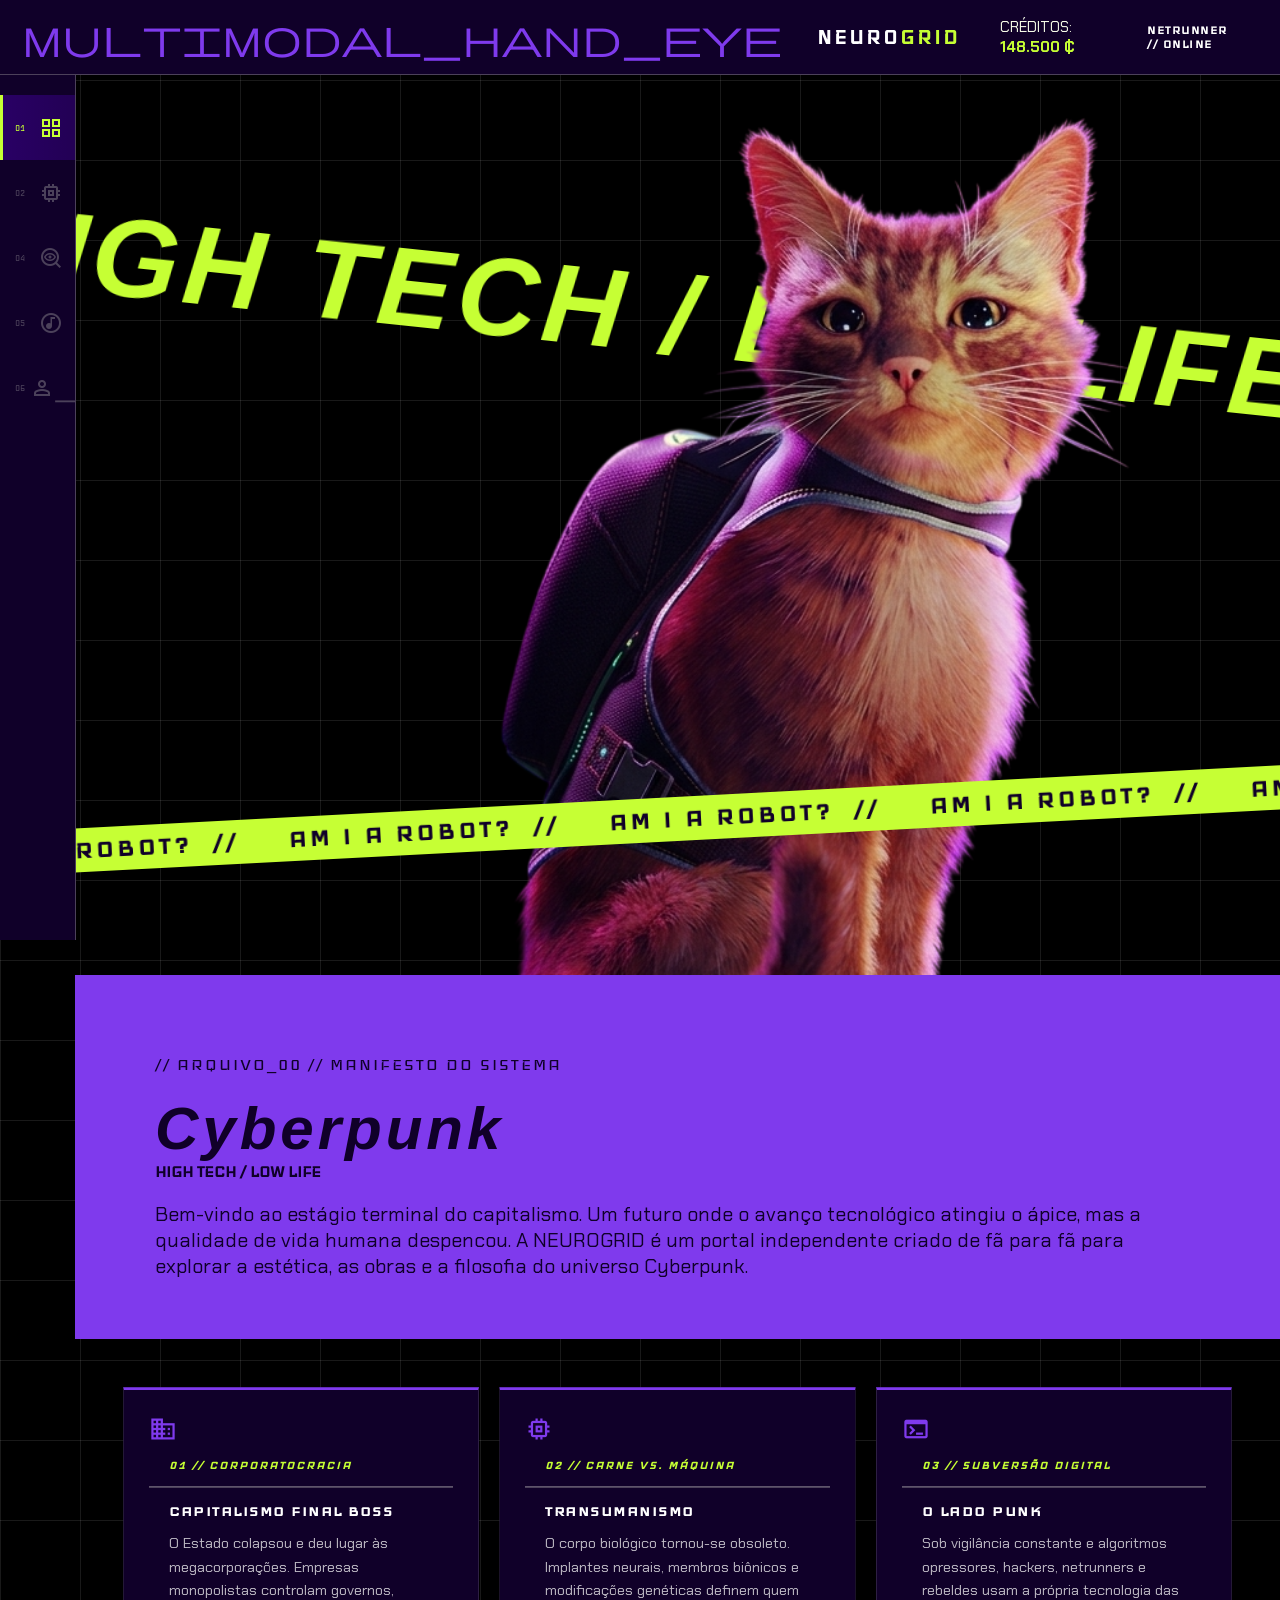
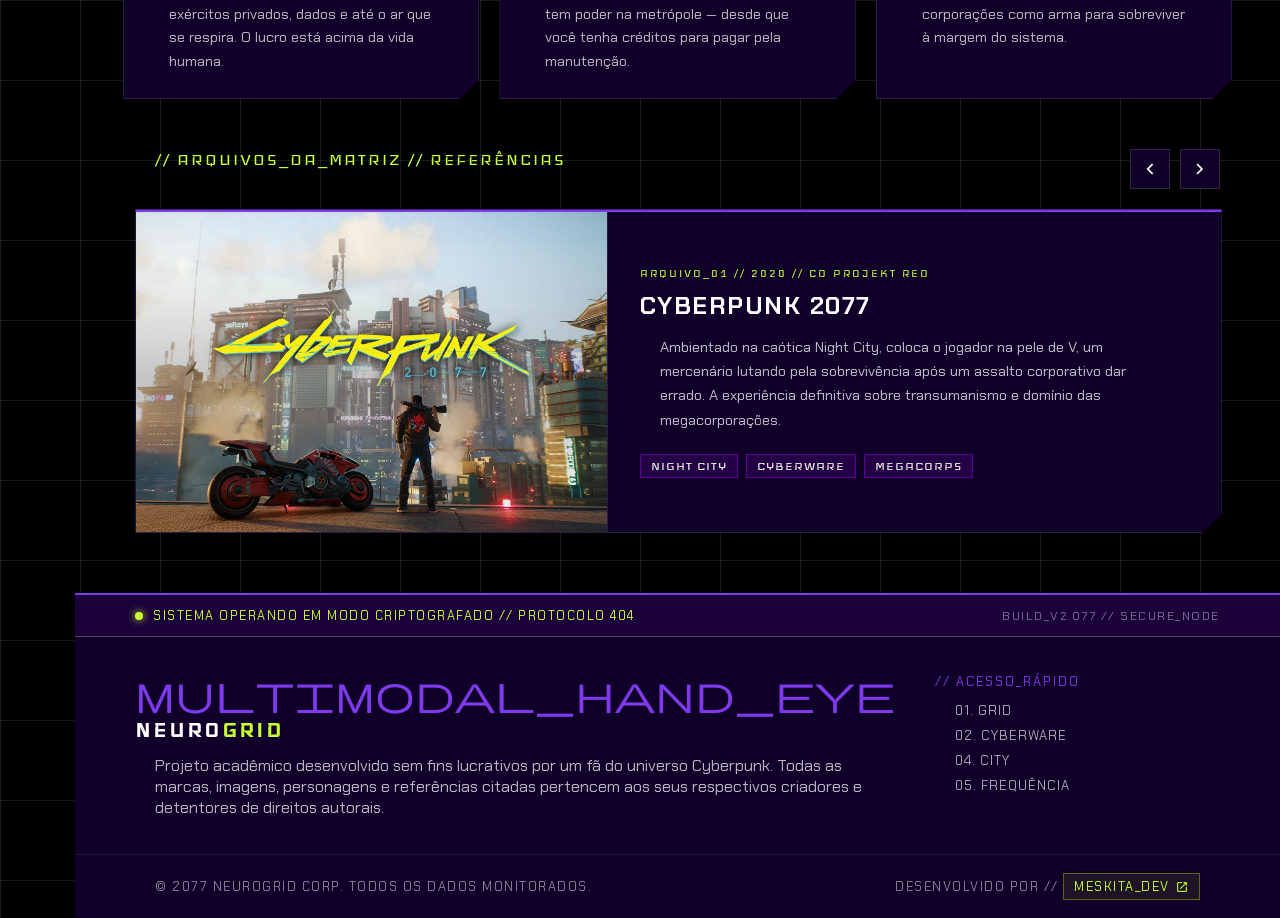
<file: index.html>
<!DOCTYPE html>
<html lang="en">
<head>
    <meta charset="UTF-8">
    <meta name="viewport" content="width=device-width, initial-scale=1.0">
    <title>NEUROGRID // OS v4.07</title>
    <link rel="stylesheet" href="css/main.css">
    <link rel="stylesheet" href="css/index.css">
    <link rel="shortcut icon" href="assets/imagens/logo_icone.ico" type="image/x-icon">
    <link rel="stylesheet" href="https://fonts.googleapis.com/css2?family=Material+Symbols+Outlined:opsz,wght,FILL,GRAD@24,300,0,0" /><!-- Biblioteca Google icons -->
</head>
<body>

    <header>
        <div class="logo">
            <span class="material-symbols-outlined" id="logo_eye">multimodal_hand_eye</span>
            <h2 class="logo_text">NEURO<span class="highlight">GRID</span></h2>
        </div>

        <!-- Status do Utilizador / Saldo -->
        <div class="user-status">
            <p class="credits">CRÉDITOS: <strong>148.500 ₵</strong></p>
            <h3>netrunner // ONLINE</h3>
        </div>
    </header>

    <aside class="sidebar">
        <nav class="sidebar-nav">
            <a href="index.html" class="side-btn active" data-tab="home">
                <span class="side-num">01</span>
                <span class="material-symbols-outlined side-icon">grid_view</span>
                <span class="side-label">GRID</span>
            </a>

            <a href="cyberware.html" class="side-btn" data-tab="cyberwares">
                <span class="side-num">02</span>
                <span class="material-symbols-outlined side-icon">memory</span>
                <span class="side-label">CYBERWARE</span>
            </a>

            <a href="city.html" class="side-btn" data-tab="news">
                <span class="side-num">04</span>
                <span class="material-symbols-outlined side-icon">mystery</span>
                <span class="side-label">CITY</span>
            </a>

            <a href="musica.html" class="side-btn" data-tab="music">
                <span class="side-num">05</span>
                <span class="material-symbols-outlined side-icon">genres</span>
                <span class="side-label">FREQUÊNCIA</span>
            </a>

            <a href="profile.html" class="side-btn" data-tab="profile">
                <span class="side-num">06</span>
                <span class="material-symbols-outlined side-icon">person_eye</span>
                <span class="side-label">OPERADOR</span>
            </a>
        </nav>
    </aside>
    
    <main>
        <div class="gato"> 
            <!-- Fundo -->
            <div class="fita-container container-fundo">
                <div class="fita-track">
                    <div class="fita-grupo">
                        <h1>High tech / low life &nbsp;//&nbsp;</h1>
                        <h1>High tech / low life &nbsp;//&nbsp;</h1>
                        <h1>High tech / low life &nbsp;//&nbsp;</h1>
                    </div>
                    <div class="fita-grupo" aria-hidden="true">
                        <h1>High tech / low life &nbsp;//&nbsp;</h1>
                        <h1>High tech / low life &nbsp;//&nbsp;</h1>
                        <h1>High tech / low life &nbsp;//&nbsp;</h1>
                    </div>
                </div>
            </div>

            <!-- Meio -->
            <img src="assets/imagens/Straycat.png" alt="gato do jogo Stray" class="gato_wallpaper">

            <!-- Frente-->
            <div class="fita-container container-frente">
                <div class="fita-track track-reverso">
                    <div class="fita-grupo">
                        <h3>AM I A ROBOT? &nbsp;//&nbsp;</h3>
                        <h3>AM I A ROBOT? &nbsp;//&nbsp;</h3>
                        <h3>AM I A ROBOT? &nbsp;//&nbsp;</h3>
                        <h3>AM I A ROBOT? &nbsp;//&nbsp;</h3>
                        <h3>AM I A ROBOT? &nbsp;//&nbsp;</h3>
                        <h3>AM I A ROBOT? &nbsp;//&nbsp;</h3>
                        <h3>AM I A ROBOT? &nbsp;//&nbsp;</h3>
                        <h3>AM I A ROBOT? &nbsp;//&nbsp;</h3>
                        <h3>AM I A ROBOT? &nbsp;//&nbsp;</h3>
                    </div>
                    <div class="fita-grupo" aria-hidden="true">
                        <h3>AM I A ROBOT? &nbsp;//&nbsp;</h3>
                        <h3>AM I A ROBOT? &nbsp;//&nbsp;</h3>
                        <h3>AM I A ROBOT? &nbsp;//&nbsp;</h3>
                        <h3>AM I A ROBOT? &nbsp;//&nbsp;</h3>
                        <h3>AM I A ROBOT? &nbsp;//&nbsp;</h3>
                        <h3>AM I A ROBOT? &nbsp;//&nbsp;</h3>
                        <h3>AM I A ROBOT? &nbsp;//&nbsp;</h3>
                        <h3>AM I A ROBOT? &nbsp;//&nbsp;</h3>
                        <h3>AM I A ROBOT? &nbsp;//&nbsp;</h3>
                    </div>
                </div>
            </div>
        </div>

        <section class="content">
            <div class="titulo">
                <p class="etiqueta">// ARQUIVO_00 // MANIFESTO DO SISTEMA</p>
                <h1>Cyberpunk</h1>
                <h3>HIGH TECH / LOW LIFE</h3>
                <p>Bem-vindo ao estágio terminal do capitalismo. Um futuro onde o avanço tecnológico atingiu o ápice, mas a qualidade de vida humana despencou. A NEUROGRID é um portal independente criado de fã para fã para explorar a estética, as obras e a filosofia do universo Cyberpunk.</p>
            </div>

            <div class="area-card">
                <div class="card">
                    <span class="material-symbols-outlined card-icon">domain</span>
                    <h2>01 // CORPORATOCRACIA</h2>
                    <hr>
                    <h3>CAPITALISMO FINAL BOSS</h3>
                    <p>O Estado colapsou e deu lugar às megacorporações. Empresas monopolistas controlam governos, exércitos privados, dados e até o ar que se respira. O lucro está acima da vida humana.</p>
                </div>

                <div class="card">
                    <span class="material-symbols-outlined card-icon">memory</span>
                    <h2>02 // CARNE VS. MÁQUINA</h2>
                    <hr>
                    <h3>TRANSUMANISMO</h3>
                    <p>O corpo biológico tornou-se obsoleto. Implantes neurais, membros biônicos e modificações genéticas definem quem tem poder na metrópole — desde que você tenha créditos para pagar pela manutenção.</p>
                </div>

                <div class="card">
                    <span class="material-symbols-outlined card-icon">terminal</span>
                    <h2>03 // SUBVERSÃO DIGITAL</h2>
                    <hr>
                    <h3>O LADO PUNK</h3>
                    <p>Sob vigilância constante e algoritmos opressores, hackers, netrunners e rebeldes usam a própria tecnologia das corporações como arma para sobreviver à margem do sistema.</p>
                </div>
            </div>

        <section class="slider">
            <div class="slider-header">
                <h3 class="etiqueta">// ARQUIVOS_DA_MATRIZ // REFERÊNCIAS</h3>
                <div class="setas">
                    <button class="slider-seta" id="anterior" aria-label="Anterior">
                        <span class="material-symbols-outlined">keyboard_arrow_left</span>
                    </button>
                    <button class="slider-seta" id="proximo" aria-label="Próximo">
                        <span class="material-symbols-outlined">keyboard_arrow_right</span>
                    </button>
                </div>
            </div>

            <div class="slider-card"> 
                <div class="slider-track" id="sliderTrack">
                    
                    <!-- SLIDE 01 -->
                    <article>
                        <div class="slider-img">
                            <img src="assets/imagens/cyberpunk-2077.jpg" alt="Cyberpunk 2077">
                        </div>
                        <div class="slider-info">
                            <span class="slide-meta">ARQUIVO_01 // 2020 // CD PROJEKT RED</span>
                            <h3>CYBERPUNK 2077</h3>
                            <p>Ambientado na caótica Night City, coloca o jogador na pele de V, um mercenário lutando pela sobrevivência após um assalto corporativo dar errado. A experiência definitiva sobre transumanismo e domínio das megacorporações.</p>
                            <div class="slide-tags">
                                <span>NIGHT CITY</span>
                                <span>CYBERWARE</span>
                                <span>MEGACORPS</span>
                            </div>
                        </div>
                    </article>

                    <!-- SLIDE 02 -->
                    <article>
                        <div class="slider-img">
                            <img src="assets/imagens/edgerunners.jpg" alt="Cyberpunk Edgerunners">
                        </div>
                        <div class="slider-info">
                            <span class="slide-meta">ARQUIVO_02 // 2022 // STUDIO TRIGGER</span>
                            <h3>CYBERPUNK: EDGERUNNERS</h3>
                            <p>A história visceral de David Martinez, um jovem das ruas que instala um implante militar ilegal para sobreviver. Retrata de forma brutal o preço humano das modificações corporais e a ciberpsicose.</p>
                            <div class="slide-tags">
                                <span>CIBERPSICOSE</span>
                                <span>SANDEVISTAN</span>
                                <span>MERCENÁRIOS</span>
                            </div>
                        </div>
                    </article>

                    <!-- SLIDE 03 -->
                    <article>
                        <div class="slider-img">
                            <img src="assets/imagens/blade-runner.jpg" alt="Blade Runner">
                        </div>
                        <div class="slider-info">
                            <span class="slide-meta">ARQUIVO_03 // 1982 & 2049 // RIDLEY SCOTT</span>
                            <h3>BLADE RUNNER</h3>
                            <p>A obra que definiu a estética visual do gênero: metrópoles verticalizadas, chuva ácida e néon. Acompanha caçadores de androides bioengenheirados (Replicantes), questionando o que nos torna humanos.</p>
                            <div class="slide-tags">
                                <span>REPLICANTES</span>
                                <span>TYRELL CORP</span>
                                <span>TECH-NOIR</span>
                            </div>
                        </div>
                    </article>

                    <!-- SLIDE 04 -->
                    <article>
                        <div class="slider-img">
                            <img src="assets/imagens/neuromancer.jpg" alt="Neuromancer">
                        </div>
                        <div class="slider-info">
                            <span class="slide-meta">ARQUIVO_04 // 1984 // WILLIAM GIBSON</span>
                            <h3>NEUROMANCER</h3>
                            <p>O romance fundador do movimento Cyberpunk. Criou o conceito de "ciberespaço" (a Matriz) e o arquétipo do hacker cowboy de console, antecipando a internet global e as inteligências artificiais autônomas.</p>
                            <div class="slide-tags">
                                <span>CIBERESPAÇO</span>
                                <span>NETRUNNERS</span>
                                <span>IA AUTÔNOMA</span>
                            </div>
                        </div>
                    </article>

                    <!-- SLIDE 05 -->
                    <article>
                        <div class="slider-img">
                            <img src="assets/imagens/ghost-shell.png" alt="Ghost in the Shell">
                        </div>
                        <div class="slider-info">
                            <span class="slide-meta">ARQUIVO_05 // 1995 // MAMORU OSHII</span>
                            <h3>GHOST IN THE SHELL</h3>
                            <p>Em um mundo onde cérebros humanos são conectados diretamente à rede, a Major Motoko Kusanagi caça um misterioso hacker. Uma reflexão filosófica profunda sobre consciência digital e alma dentro da máquina.</p>
                            <div class="slide-tags">
                                <span>CONSCIÊNCIA</span>
                                <span>SEÇÃO 9</span>
                                <span>CIBERNETIZAÇÃO</span>
                            </div>
                        </div>
                    </article>

                    <!-- SLIDE 06 -->
                    <article>
                        <div class="slider-img">
                            <img src="assets/imagens/akira.jpg" alt="Akira">
                        </div>
                        <div class="slider-info">
                            <span class="slide-meta">ARQUIVO_06 // 1988 // KATSUHIRO OTOMO</span>
                            <h3>AKIRA</h3>
                            <p>Situado na decadente Neo-Tóquio, mistura gangues de motoqueiros, corrupção governamental e experimentos científicos fora de controle. Revolucionou a animação mundial e consolidou a estética rebelde urbana.</p>
                            <div class="slide-tags">
                                <span>NEO-TÓQUIO</span>
                                <span>REBELIÃO</span>
                                <span>DISTOPIA</span>
                            </div>
                        </div>
                    </article>
                </div>
            </div>
        </section>
    </main>

    <footer class="footer">
        <div class="footer-status">
            <div class="status">
                <span class="pulse-dot"></span>
                <span>SISTEMA OPERANDO EM MODO CRIPTOGRAFADO // PROTOCOLO 404</span>
            </div>
            <span class="version">BUILD_V2.077 // SECURE_NODE</span>
        </div>
    
        <!-- Corpo Principal do Rodapé -->
        <div class="footer-body">
            <div class="footer-brand">
                <span class="material-symbols-outlined" id="logo_eye">multimodal_hand_eye</span>
                <span class="footer-logo">NEURO<span class="highlight">GRID</span></span>
                <p>
                    Projeto acadêmico desenvolvido sem fins lucrativos por um fã do universo Cyberpunk. 
                    Todas as marcas, imagens, personagens e referências citadas pertencem aos seus respectivos criadores e detentores de direitos autorais.
                </p>
            </div>
    
            <div class="footer-links">
                <span class="footer-label">// ACESSO_RÁPIDO</span>
                <nav>
                    <a href="index.html">01. GRID</a>
                    <a href="cyberware.html">02. CYBERWARE</a>  
                    <a href="city.html">04. CITY</a>
                    <a href="musica.html">05. FREQUÊNCIA</a>
                </nav>
            </div>
        </div>
    
        <!-- Barra Inferior de Direitos e Assinatura -->
        <div class="footer-bottom">
            <p>© 2077 NEUROGRID CORP. TODOS OS DADOS MONITORADOS.</p>
            <p class="dev-credit">
                DESENVOLVIDO POR // 
                <a href="https://github.com/MeskitaDev" target="_blank">
                    MESKITA_DEV
                    <span class="material-symbols-outlined">open_in_new</span>
                </a>
            </p>
        </div>
    </footer>
    
    <script src="js/slider.js"></script>
</body>
</html>
</file>
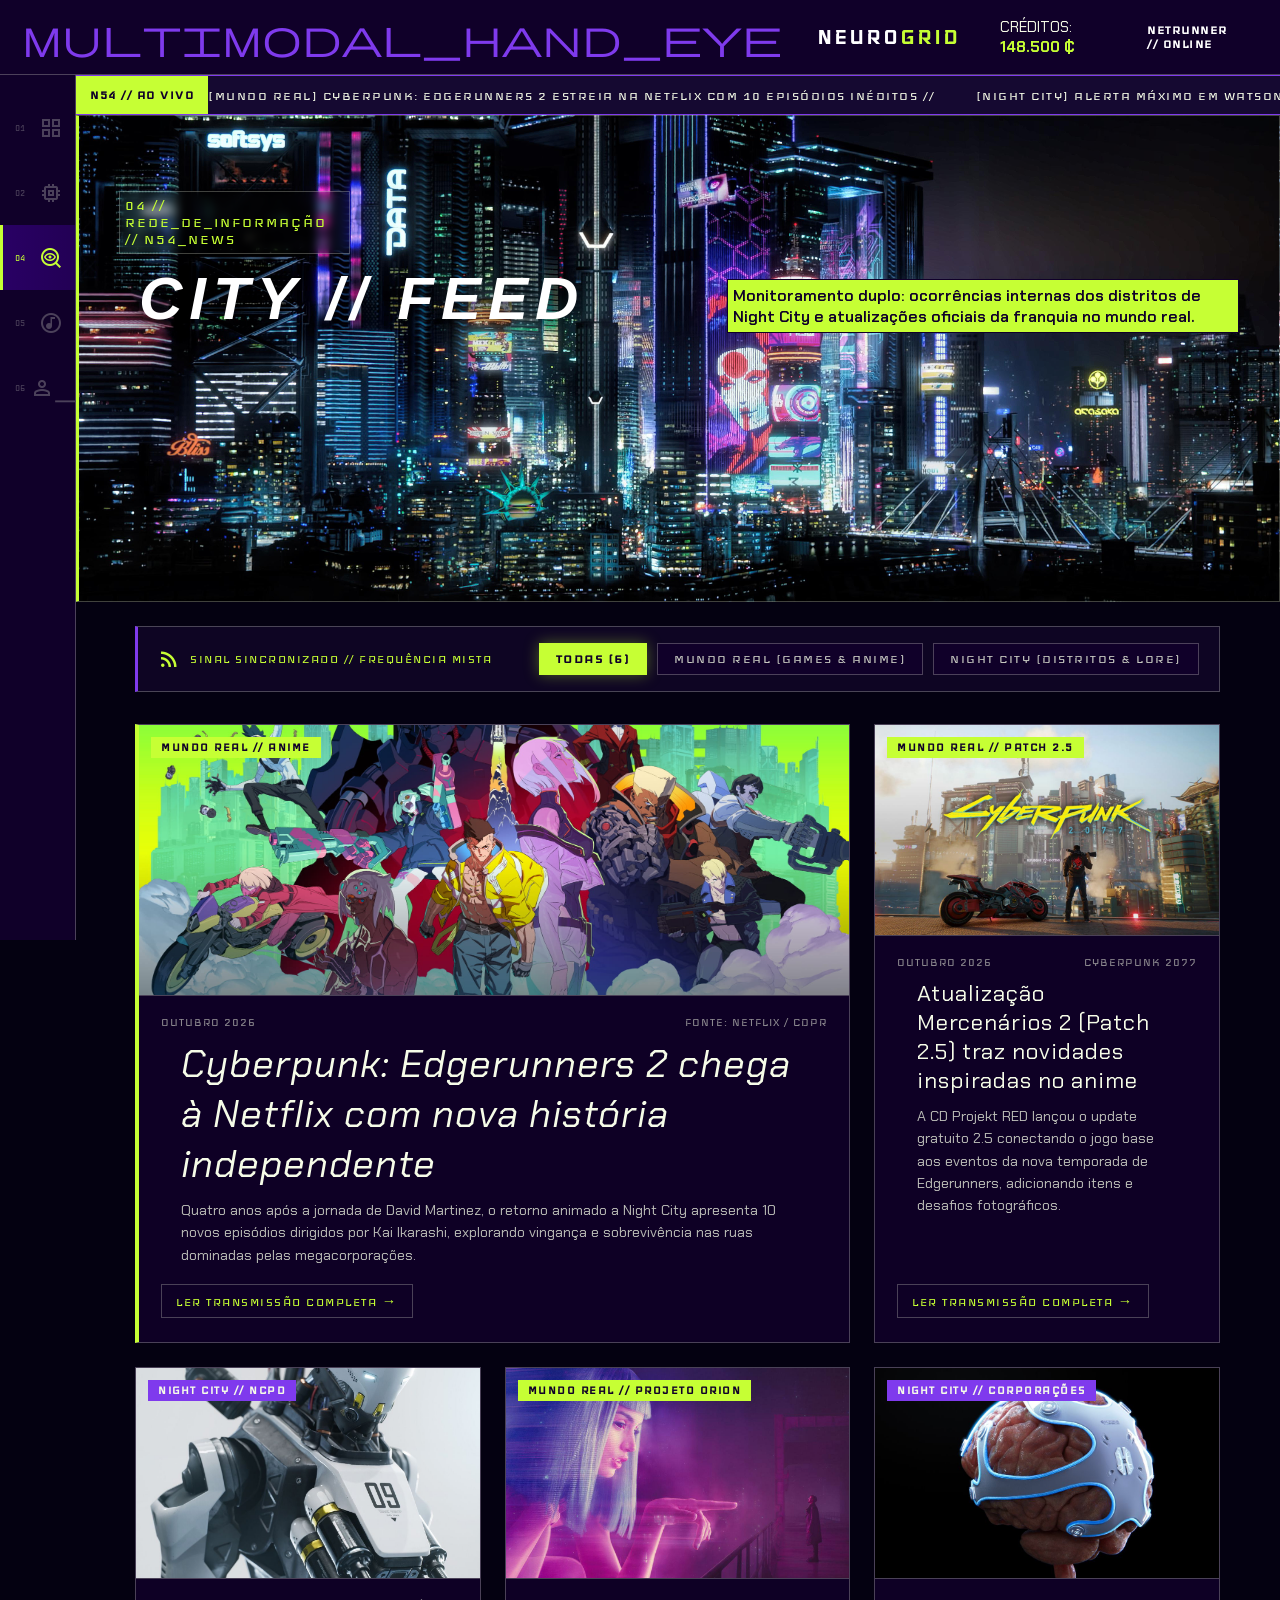
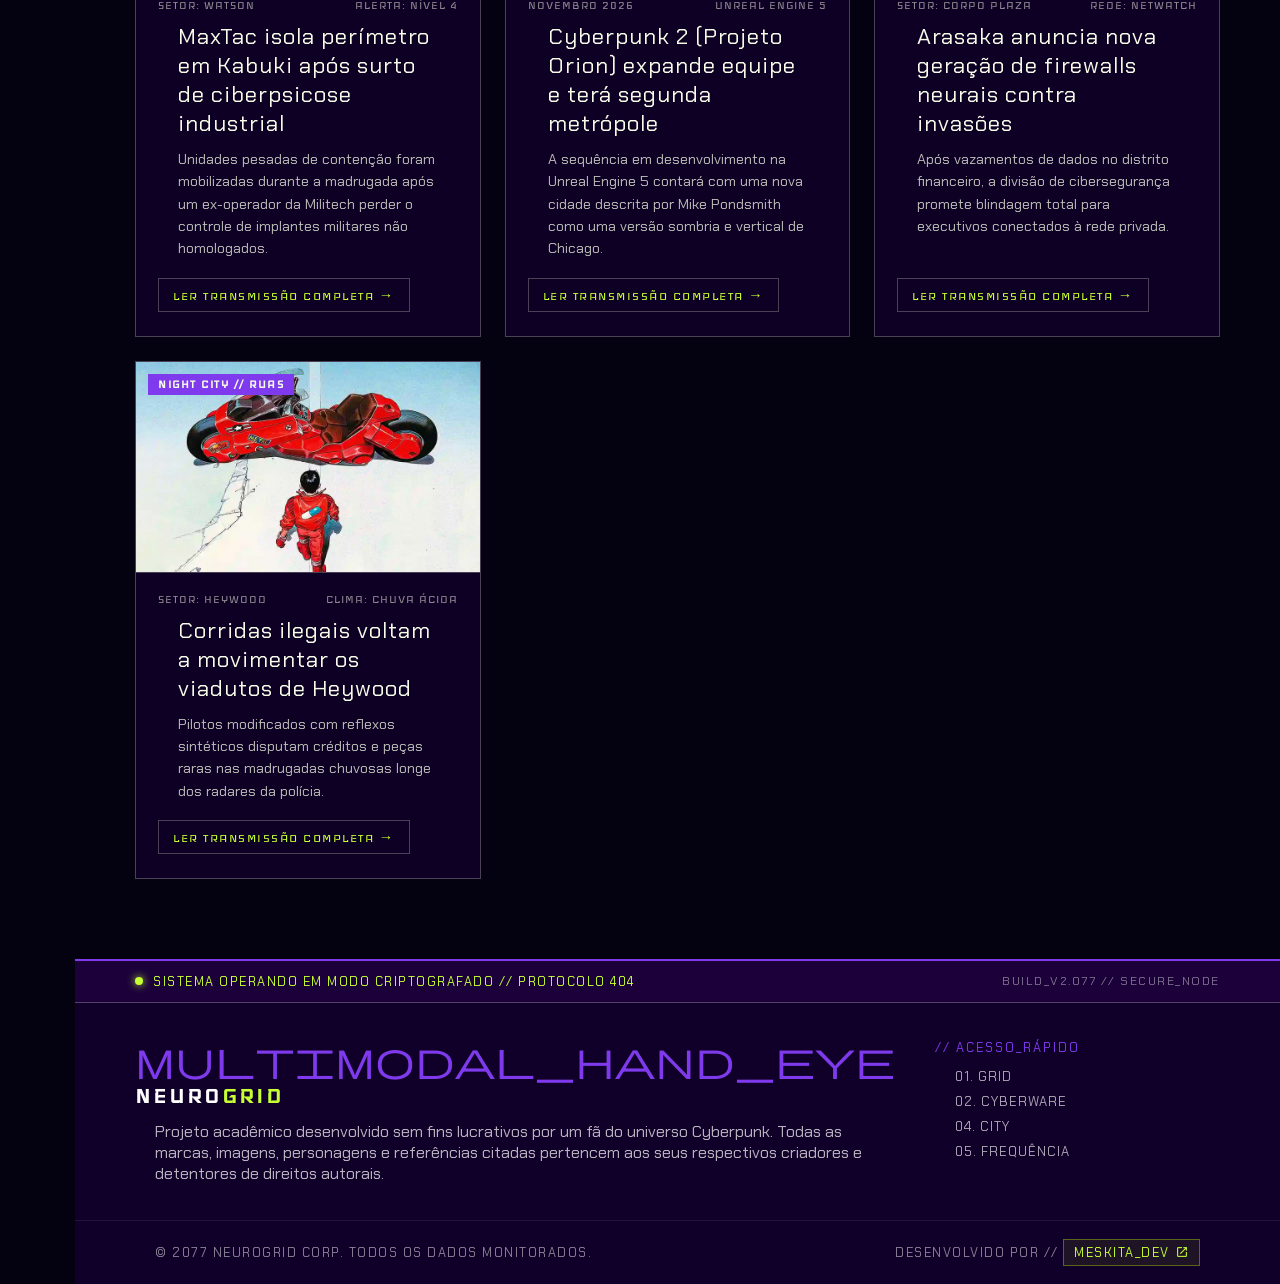
<file: city.html>
<!DOCTYPE html>
<html lang="en">
<head>
    <meta charset="UTF-8">
    <meta name="viewport" content="width=device-width, initial-scale=1.0">
    <title>NEUROGRID // OS v4.07</title>
    <link rel="stylesheet" href="css/main.css">
    <link rel="stylesheet" href="css/city.css">
    <link rel="shortcut icon" href="assets/imagens/logo_icone.ico" type="image/x-icon">
    <link rel="stylesheet" href="https://fonts.googleapis.com/css2?family=Material+Symbols+Outlined:opsz,wght,FILL,GRAD@24,300,0,0" /><!-- Biblioteca Google icons -->
</head>
<body>
    <header>
        <div class="logo">
            <span class="material-symbols-outlined" id="logo_eye">multimodal_hand_eye</span>
            <h2 class="logo_text">NEURO<span class="highlight">GRID</span></h2>
        </div>

        <!-- Status do Utilizador / Saldo -->
        <div class="user-status">
            <p class="credits">CRÉDITOS: <strong>148.500 ₵</strong></p>
            <h3>netrunner // ONLINE</h3>
        </div>
    </header>

    <aside class="sidebar">
        <nav class="sidebar-nav">
            <a href="index.html" class="side-btn" data-tab="home">
                <span class="side-num">01</span>
                <span class="material-symbols-outlined side-icon">grid_view</span>
                <span class="side-label">GRID</span>
            </a>

            <a href="cyberware.html" class="side-btn" data-tab="cyberwares">
                <span class="side-num">02</span>
                <span class="material-symbols-outlined side-icon">memory</span>
                <span class="side-label">CYBERWARE</span>
            </a>

            <a href="city.html" class="side-btn active" data-tab="news">
                <span class="side-num">04</span>
                <span class="material-symbols-outlined side-icon">mystery</span>
                <span class="side-label">CITY</span>
            </a>

            <a href="musica.html" class="side-btn" data-tab="music">
                <span class="side-num">05</span>
                <span class="material-symbols-outlined side-icon">genres</span>
                <span class="side-label">FREQUÊNCIA</span>
            </a>

            <a href="profile.html" class="side-btn" data-tab="profile">
                <span class="side-num">06</span>
                <span class="material-symbols-outlined side-icon">person_eye</span>
                <span class="side-label">OPERADOR</span>
            </a>
        </nav>
    </aside>

    <main>
        <!-- 1. TICKER DE MANCHETES URGENTES -->
        <div class="news-ticker" role="region" aria-label="Últimas manchetes">
            <span class="ticker-badge">N54 // AO VIVO</span>
            <div class="ticker-window">
                <div class="ticker-track">
                    <span>[MUNDO REAL] CYBERPUNK: EDGERUNNERS 2 ESTREIA NA NETFLIX COM 10 EPISÓDIOS INÉDITOS //</span>
                    <span>[NIGHT CITY] ALERTA MÁXIMO EM WATSON: QUEDA DE ENERGIA NO SETOR KABUKI APÓS INVASÃO NETRUNNER //</span>
                    <span>[UPDATE 2.5] CD PROJEKT RED LIBERA PATCH DE MERCENÁRIOS 2 PARA CYBERPUNK 2077 //</span>
                    <span>[PROJETO ORION] SEQUÊNCIA DE CYBERPUNK EXPANDE UNIVERSO PARA NOVA METRÓPOLE //</span>
                </div>
            </div>
        </div>

        <!-- 2. PAINEL SUPERIOR DA PÁGINA -->
        <section class="painel" style="background-image: url('assets/imagens/cyber_city.jpg');">
            <div class="painel-overlay"></div>
            <div class="painel-conteudo">
                <div class="painel-esquerda">
                    <span class="etiqueta">04 // REDE_DE_INFORMAÇÃO // N54_NEWS</span>
                    <h1>CITY // FEED</h1>
                </div>
                <p class="painel-desc">
                    Monitoramento duplo: ocorrências internas dos distritos de Night City e atualizações oficiais da franquia no mundo real.
                </p>
            </div>
        </section>

        <!-- 3. FILTROS DE CANAL DE NOTÍCIAS -->
        <section class="bar" aria-label="Filtrar notícias">
            <div class="src-bar">
                <span class="material-symbols-outlined">rss_feed</span>
                <span class="feed-status-text">SINAL SINCRONIZADO // FREQUÊNCIA MISTA</span>
            </div>

            <div class="filtro" role="group" aria-label="Categorias de notícias">
                <button type="button" class="filtro-btn active" data-news-filter="todas">Todas (6)</button>
                <button type="button" class="filtro-btn" data-news-filter="real">Mundo Real (Games & Anime)</button>
                <button type="button" class="filtro-btn" data-news-filter="lore">Night City (Distritos & Lore)</button>
            </div>
        </section>

        <!-- 4. GRADE DE NOTÍCIAS -->
        <section class="news-grid" id="newsGrid">

            <!-- NOTÍCIA 01 (DESTAQUE - MUNDO REAL / ANIME) -->
            <article class="news-card featured-news" data-news-cat="real">
                <div class="news-img-box">
                    <img src="assets/imagens/edgerunners.jpg" alt="Cyberpunk Edgerunners 2 na Netflix">
                    <span class="news-tag tag-real">MUNDO REAL // ANIME</span>
                </div>
                <div class="news-body">
                    <div class="news-meta">
                        <span>OUTUBRO 2026</span>
                        <span>FONTE: NETFLIX / CDPR</span>
                    </div>
                    <h2>Cyberpunk: Edgerunners 2 chega à Netflix com nova história independente</h2>
                    <p>Quatro anos após a jornada de David Martinez, o retorno animado a Night City apresenta 10 novos episódios dirigidos por Kai Ikarashi, explorando vingança e sobrevivência nas ruas dominadas pelas megacorporações.</p>
                    <button type="button" class="read-news-btn"
                        data-title="Cyberpunk: Edgerunners 2 chega à Netflix com nova história independente"
                        data-meta="MUNDO REAL // ANIME • OUTUBRO 2026 • FONTE: NETFLIX / CD PROJEKT RED"
                        data-full="A franquia animada retornou oficialmente à Netflix em outubro de 2026 com Cyberpunk: Edgerunners 2. Composta por 10 episódios lançados simultaneamente, a nova temporada traz personagens inéditos em uma trama independente ambientada em Night City, alcançando rapidamente o Top 3 global da plataforma com mais de 4,6 milhões de visualizações na estreia.">
                        LER TRANSMISSÃO COMPLETA →
                    </button>
                </div>
            </article>

            <!-- NOTÍCIA 02 (MUNDO REAL / GAME UPDATE) -->
            <article class="news-card" data-news-cat="real">
                <div class="news-img-box">
                    <img src="assets/imagens/cyberpunk-2077.jpg" alt="Atualização 2.5 de Cyberpunk 2077">
                    <span class="news-tag tag-real">MUNDO REAL // PATCH 2.5</span>
                </div>
                <div class="news-body">
                    <div class="news-meta">
                        <span>OUTUBRO 2026</span>
                        <span>CYBERPUNK 2077</span>
                    </div>
                    <h3>Atualização Mercenários 2 (Patch 2.5) traz novidades inspiradas no anime</h3>
                    <p>A CD Projekt RED lançou o update gratuito 2.5 conectando o jogo base aos eventos da nova temporada de Edgerunners, adicionando itens e desafios fotográficos.</p>
                    <button type="button" class="read-news-btn"
                        data-title="Atualização Mercenários 2 (Patch 2.5) traz novidades inspiradas no anime"
                        data-meta="MUNDO REAL // UPDATE 2.5 • OUTUBRO 2026 • CD PROJEKT RED"
                        data-full="O Patch 2.5 (Atualização Mercenários 2) chegou para PC e consoles trazendo conteúdo comemorativo ligado à estreia de Edgerunners 2, novos desafios de modo fotografia e ajustes técnicos para os mercenários de Night City.">
                        LER TRANSMISSÃO COMPLETA →
                    </button>
                </div>
            </article>

            <!-- NOTÍCIA 03 (NIGHT CITY / LORE) -->
            <article class="news-card" data-news-cat="lore">
                <div class="news-img-box">
                    <img src="assets/imagens/cybersecurity.jpg" alt="Patrulha da MaxTac em Watson">
                    <span class="news-tag tag-lore">NIGHT CITY // NCPD</span>
                </div>
                <div class="news-body">
                    <div class="news-meta">
                        <span>SETOR: WATSON</span>
                        <span>ALERTA: NÍVEL 4</span>
                    </div>
                    <h3>MaxTac isola perímetro em Kabuki após surto de ciberpsicose industrial</h3>
                    <p>Unidades pesadas de contenção foram mobilizadas durante a madrugada após um ex-operador da Militech perder o controle de implantes militares não homologados.</p>
                    <button type="button" class="read-news-btn"
                        data-title="MaxTac isola perímetro em Kabuki após surto de ciberpsicose industrial"
                        data-meta="BOLETIM INTERNO NCPD • SETOR WATSON / KABUKI • NIGHT CITY"
                        data-full="Moradores do subdistrito de Kabuki relataram cortes de energia e bloqueios aéreos por volta das 03h15. Segundo registros interceptados pela NetWatch, o incidente envolveu sobrecarga em um sistema Sandevistan clandestino. A Trauma Team recusou atendimento por falta de cobertura corporativa no local.">
                        LER TRANSMISSÃO COMPLETA →
                    </button>
                </div>
            </article>

            <!-- NOTÍCIA 04 (MUNDO REAL / SEQUÊNCIA) -->
            <article class="news-card" data-news-cat="real">
                <div class="news-img-box">
                    <img src="assets/imagens/blade-runner.jpg" alt="Conceito urbano de Cyberpunk 2 Projeto Orion">
                    <span class="news-tag tag-real">MUNDO REAL // PROJETO ORION</span>
                </div>
                <div class="news-body">
                    <div class="news-meta">
                        <span>NOVEMBRO 2026</span>
                        <span>UNREAL ENGINE 5</span>
                    </div>
                    <h3>Cyberpunk 2 (Projeto Orion) expande equipe e terá segunda metrópole</h3>
                    <p>A sequência em desenvolvimento na Unreal Engine 5 contará com uma nova cidade descrita por Mike Pondsmith como uma versão sombria e vertical de Chicago.</p>
                    <button type="button" class="read-news-btn"
                        data-title="Cyberpunk 2 (Projeto Orion) expande equipe e terá segunda metrópole"
                        data-meta="MUNDO REAL // DESENVOLVIMENTO • NOVEMBRO 2026 • CD PROJEKT RED"
                        data-full="Em atualização recente aos investidores, a CD Projekt RED confirmou a ampliação das equipes de Boston, Varsóvia e Vancouver para a produção de Cyberpunk 2 (codinome Projeto Orion). O criador Mike Pondsmith revelou que, além de Night City, o jogo explorará uma segunda metrópole inspirada em uma Chicago distópica, com novos implantes adaptados a esse ecossistema.">
                        LER TRANSMISSÃO COMPLETA →
                    </button>
                </div>
            </article>

            <!-- NOTÍCIA 05 (NIGHT CITY / LORE CORPORATIVO) -->
            <article class="news-card" data-news-cat="lore">
                <div class="news-img-box">
                    <img src="assets/imagens/cyberbrain.jpg" alt="Servidores da Arasaka">
                    <span class="news-tag tag-lore">NIGHT CITY // CORPORAÇÕES</span>
                </div>
                <div class="news-body">
                    <div class="news-meta">
                        <span>SETOR: CORPO PLAZA</span>
                        <span>REDE: NETWATCH</span>
                    </div>
                    <h3>Arasaka anuncia nova geração de firewalls neurais contra invasões</h3>
                    <p>Após vazamentos de dados no distrito financeiro, a divisão de cibersegurança promete blindagem total para executivos conectados à rede privada.</p>
                    <button type="button" class="read-news-btn"
                        data-title="Arasaka anuncia nova geração de firewalls neurais contra invasões"
                        data-meta="BOLETIM CORPORATIVO • CORPO PLAZA • NIGHT CITY"
                        data-full="Executivos da torre central da Arasaka apresentaram o novo protocolo Blackwall-Lite para implantes corticais corporativos. Especialistas do submundo de Pacifica afirmam que a atualização visa conter coletivos de netrunners independentes que vêm desviando carregamentos de biochips na zona portuária.">
                        LER TRANSMISSÃO COMPLETA →
                    </button>
                </div>
            </article>

            <!-- NOTÍCIA 06 (NIGHT CITY / LORE SUBMUNDO) -->
            <article class="news-card" data-news-cat="lore">
                <div class="news-img-box">
                    <img src="assets/imagens/akira.jpg" alt="Corridas clandestinas nas rodovias">
                    <span class="news-tag tag-lore">NIGHT CITY // RUAS</span>
                </div>
                <div class="news-body">
                    <div class="news-meta">
                        <span>SETOR: HEYWOOD</span>
                        <span>CLIMA: CHUVA ÁCIDA</span>
                    </div>
                    <h3>Corridas ilegais voltam a movimentar os viadutos de Heywood</h3>
                    <p>Pilotos modificados com reflexos sintéticos disputam créditos e peças raras nas madrugadas chuvosas longe dos radares da polícia.</p>
                    <button type="button" class="read-news-btn"
                        data-title="Corridas ilegais voltam a movimentar os viadutos de Heywood"
                        data-meta="CRÔNICAS DA RUA • HEYWOOD / SANTO DOMINGO • NIGHT CITY"
                        data-full="Com o aumento das taxas corporativas sobre transporte, os circuitos clandestinos nos anéis viários de Heywood voltaram a atrair apostadores e mecânicos independentes. Motores híbridos e interfaces de direção neural direta são requisitos mínimos para sobreviver às curvas molhadas.">
                        LER TRANSMISSÃO COMPLETA →
                    </button>
                </div>
            </article>

        </section>

        <!-- 5. MODAL DE LEITURA DA NOTÍCIA COMPLETA -->
        <div class="news-modal" id="newsModal" role="dialog" aria-modal="true" aria-labelledby="modalTitle">
            <div class="news-modal-box">
                <div class="modal-top">
                    <span class="cyber-tag" id="modalMeta">// TRANSMISSÃO_INTERCEPTADA</span>
                    <button type="button" id="closeModalBtn" class="close-modal-btn" aria-label="Fechar notícia">✕</button>
                </div>
                <h2 id="modalTitle">Título da Notícia</h2>
                <p id="modalContent">Conteúdo completo...</p>
            </div>
        </div>
    </main>

    <footer class="footer">
        <div class="footer-status">
            <div class="status">
                <span class="pulse-dot"></span>
                <span>SISTEMA OPERANDO EM MODO CRIPTOGRAFADO // PROTOCOLO 404</span>
            </div>
            <span class="version">BUILD_V2.077 // SECURE_NODE</span>
        </div>
    
        <!-- Corpo Principal do Rodapé -->
        <div class="footer-body">
            <div class="footer-brand">
                <span class="material-symbols-outlined" id="logo_eye">multimodal_hand_eye</span>
                <span class="footer-logo">NEURO<span class="highlight">GRID</span></span>
                <p>
                    Projeto acadêmico desenvolvido sem fins lucrativos por um fã do universo Cyberpunk. 
                    Todas as marcas, imagens, personagens e referências citadas pertencem aos seus respectivos criadores e detentores de direitos autorais.
                </p>
            </div>
    
            <div class="footer-links">
                <span class="footer-label">// ACESSO_RÁPIDO</span>
                <nav>
                    <a href="index.html">01. GRID</a>
                    <a href="cyberware.html">02. CYBERWARE</a>  
                    <a href="city.html">04. CITY</a>
                    <a href="musica.html">05. FREQUÊNCIA</a>
                </nav>
            </div>
        </div>
    
        <!-- Barra Inferior de Direitos e Assinatura -->
        <div class="footer-bottom">
            <p>© 2077 NEUROGRID CORP. TODOS OS DADOS MONITORADOS.</p>
            <p class="dev-credit">
                DESENVOLVIDO POR // 
                <a href="https://github.com/MeskitaDev" target="_blank">
                    MESKITA_DEV
                    <span class="material-symbols-outlined">open_in_new</span>
                </a>
            </p>
        </div>
    </footer>
    
    <script src="js/city.js"></script>
</body>
</html>
</file>
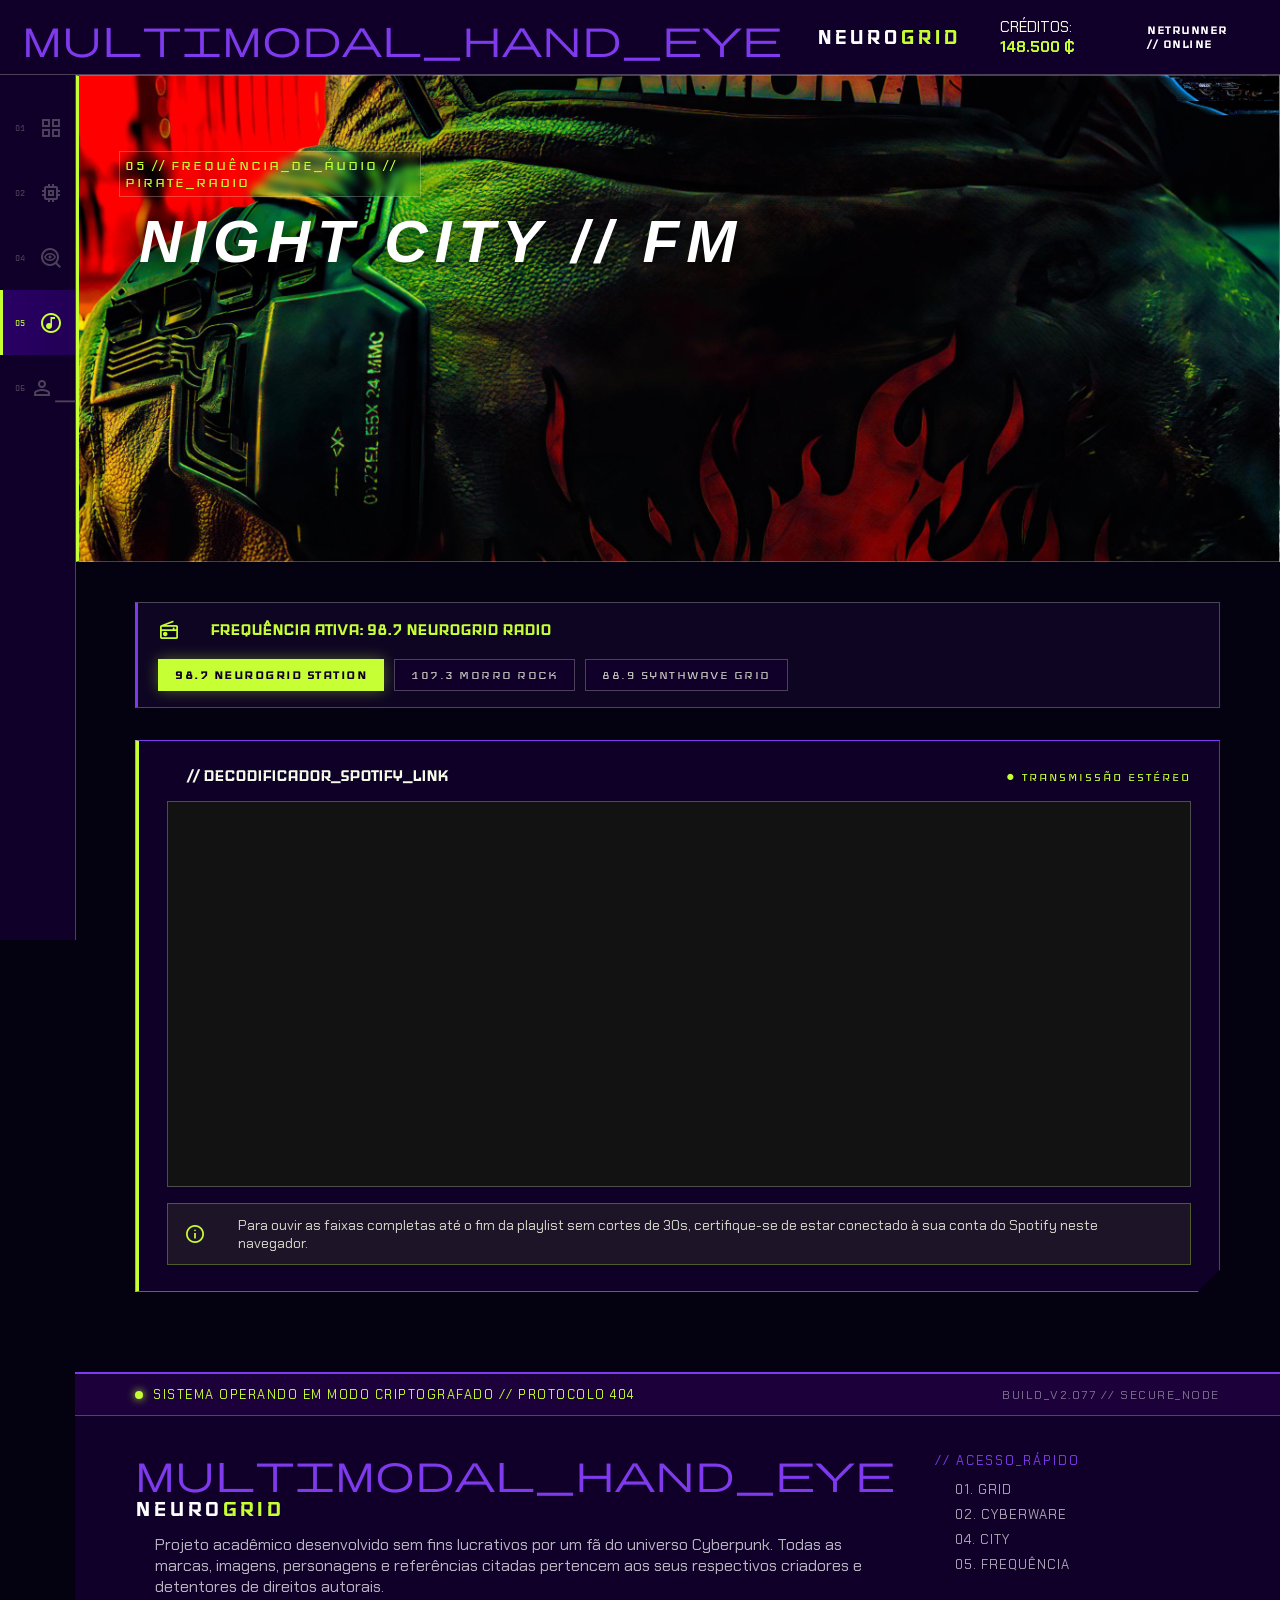
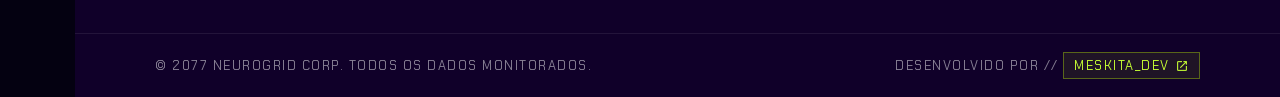
<file: musica.html>
<!DOCTYPE html>
<html lang="en">
<head>
    <meta charset="UTF-8">
    <meta name="viewport" content="width=device-width, initial-scale=1.0">
    <title>NEUROGRID // OS v4.07</title>
    <link rel="stylesheet" href="css/main.css">
    <link rel="stylesheet" href="css/musica.css">
    <link rel="shortcut icon" href="assets/imagens/logo_icone.ico" type="image/x-icon">
    <link rel="stylesheet" href="https://fonts.googleapis.com/css2?family=Material+Symbols+Outlined:opsz,wght,FILL,GRAD@24,300,0,0" /><!-- Biblioteca Google icons -->
</head>
<body>
    <header>
        <div class="logo">
            <span class="material-symbols-outlined" id="logo_eye">multimodal_hand_eye</span>
            <h2 class="logo_text">NEURO<span class="highlight">GRID</span></h2>
        </div>

        <!-- Status do Utilizador / Saldo -->
        <div class="user-status">
            <p class="credits">CRÉDITOS: <strong>148.500 ₵</strong></p>
            <h3>netrunner // ONLINE</h3>
        </div>
    </header>

    <aside class="sidebar">
        <nav class="sidebar-nav">
            <a href="index.html" class="side-btn" data-tab="home">
                <span class="side-num">01</span>
                <span class="material-symbols-outlined side-icon">grid_view</span>
                <span class="side-label">GRID</span>
            </a>

            <a href="cyberware.html" class="side-btn" data-tab="cyberwares">
                <span class="side-num">02</span>
                <span class="material-symbols-outlined side-icon">memory</span>
                <span class="side-label">CYBERWARE</span>
            </a>

            <a href="city.html" class="side-btn" data-tab="news">
                <span class="side-num">04</span>
                <span class="material-symbols-outlined side-icon">mystery</span>
                <span class="side-label">CITY</span>
            </a>

            <a href="musica.html" class="side-btn active" data-tab="music">
                <span class="side-num">05</span>
                <span class="material-symbols-outlined side-icon">genres</span>
                <span class="side-label">FREQUÊNCIA</span>
            </a>

            <a href="profile.html" class="side-btn" data-tab="profile">
                <span class="side-num">06</span>
                <span class="material-symbols-outlined side-icon">person_eye</span>
                <span class="side-label">OPERADOR</span>
            </a>
        </nav>
    </aside>

    <main>
        <!-- PAINEL SUPERIOR DA RÁDIO -->
        <section class="painel" style="background-image: url('assets/imagens/samurai_band.jpg');">
            <div class="painel-overlay"></div>
            <div class="painel-conteudo">
                <div class="painel-esquerda">
                    <span class="etiqueta">05 // FREQUÊNCIA_DE_ÁUDIO // PIRATE_RADIO</span>
                    <h1>NIGHT CITY // FM</h1>
                </div>
            </div>
        </section>

        <!-- SELETOR DE ESTAÇÕES DE RÁDIO -->
        <section class="bar" aria-label="Sintonizador de estações">
            <div class="src-bar">
                <span class="material-symbols-outlined radio-pulse">radio</span>
                <h3 class="feed-status-text" id="stationStatus">FREQUÊNCIA ATIVA: 98.7 NEUROGRID RADIO</h3>
            </div>

            <div class="filtro" role="group" aria-label="Escolher estação">
                <button type="button" class="filtro-btn active"
                    data-station="98.7 NEUROGRID RADIO"
                    data-spotify="https://open.spotify.com/embed/playlist/3ByOaEovARdE0X1MfdXOdK?si=TtC6FCmOTCCqHAFSYgnP0w">
                    98.7 NEUROGRID station
                </button>

                <button type="button" class="filtro-btn"
                    data-station="107.3 Cyberpunk Night City"
                    data-spotify="https://open.spotify.com/embed/album/1VGVJdmvOSRK2w9RKXk18A?si=Kdkqu8lIRd-gyo5fg95wFg">
                    107.3 Morro Rock
                </button>

                <button type="button" class="filtro-btn"
                    data-station="88.9 Ghost in the shell"
                    data-spotify="https://open.spotify.com/embed/playlist/0o0z3FmJ5qaL6lxdwOQ8hv?si=ErnZOE4KTIumwKicE9gofA">
                    88.9 SYNTHWAVE GRID
                </button>
            </div>
        </section>

        <!-- TERMINAL DO PLAYER SPOTIFY -->
        <section class="radio-terminal">
            <div class="radio-deck">
                <div class="deck-header">
                    <h3 class="cyber-tag">// DECODIFICADOR_SPOTIFY_LINK</h3>
                    <span class="deck-live">● TRANSMISSÃO ESTÉREO</span>
                </div>

                <!-- IFRAME OFICIAL DO SPOTIFY (TEMA ESCURO) -->
                <div class="spotify-frame-wrapper">
                    <iframe
                        id="spotifyPlayer"
                        style="border-radius: 0px;"
                        src="https://open.spotify.com/embed/playlist/3ByOaEovARdE0X1MfdXOdK?si=TtC6FCmOTCCqHAFSYgnP0w"
                        width="100%"
                        height="380"
                        frameborder="0"
                        allowfullscreen=""
                        allow="autoplay; clipboard-write; encrypted-media; fullscreen; picture-in-picture"
                        loading="lazy">
                    </iframe>
                </div>

                <div class="deck-footer">
                    <span class="material-symbols-outlined">info</span>
                    <p>Para ouvir as faixas completas até o fim da playlist sem cortes de 30s, certifique-se de estar conectado à sua conta do Spotify neste navegador.</p>
                </div>
            </div>
        </section>
    </main>
        <footer class="footer">
        <div class="footer-status">
            <div class="status">
                <span class="pulse-dot"></span>
                <span>SISTEMA OPERANDO EM MODO CRIPTOGRAFADO // PROTOCOLO 404</span>
            </div>
            <span class="version">BUILD_V2.077 // SECURE_NODE</span>
        </div>
    
        <!-- Corpo Principal do Rodapé -->
        <div class="footer-body">
            <div class="footer-brand">
                <span class="material-symbols-outlined" id="logo_eye">multimodal_hand_eye</span>
                <span class="footer-logo">NEURO<span class="highlight">GRID</span></span>
                <p>
                    Projeto acadêmico desenvolvido sem fins lucrativos por um fã do universo Cyberpunk. 
                    Todas as marcas, imagens, personagens e referências citadas pertencem aos seus respectivos criadores e detentores de direitos autorais.
                </p>
            </div>
    
            <div class="footer-links">
                <span class="footer-label">// ACESSO_RÁPIDO</span>
                <nav>
                    <a href="index.html">01. GRID</a>
                    <a href="cyberware.html">02. CYBERWARE</a>  
                    <a href="city.html">04. CITY</a>
                    <a href="musica.html">05. FREQUÊNCIA</a>
                </nav>
            </div>
        </div>
    
        <!-- Barra Inferior de Direitos e Assinatura -->
        <div class="footer-bottom">
            <p>© 2077 NEUROGRID CORP. TODOS OS DADOS MONITORADOS.</p>
            <p class="dev-credit">
                DESENVOLVIDO POR // 
                <a href="https://github.com/MeskitaDev" target="_blank">
                    MESKITA_DEV
                    <span class="material-symbols-outlined">open_in_new</span>
                </a>
            </p>
        </div>
    </footer>
    
    <script src="js/musica.js"></script>
</body>
</html>
</file>
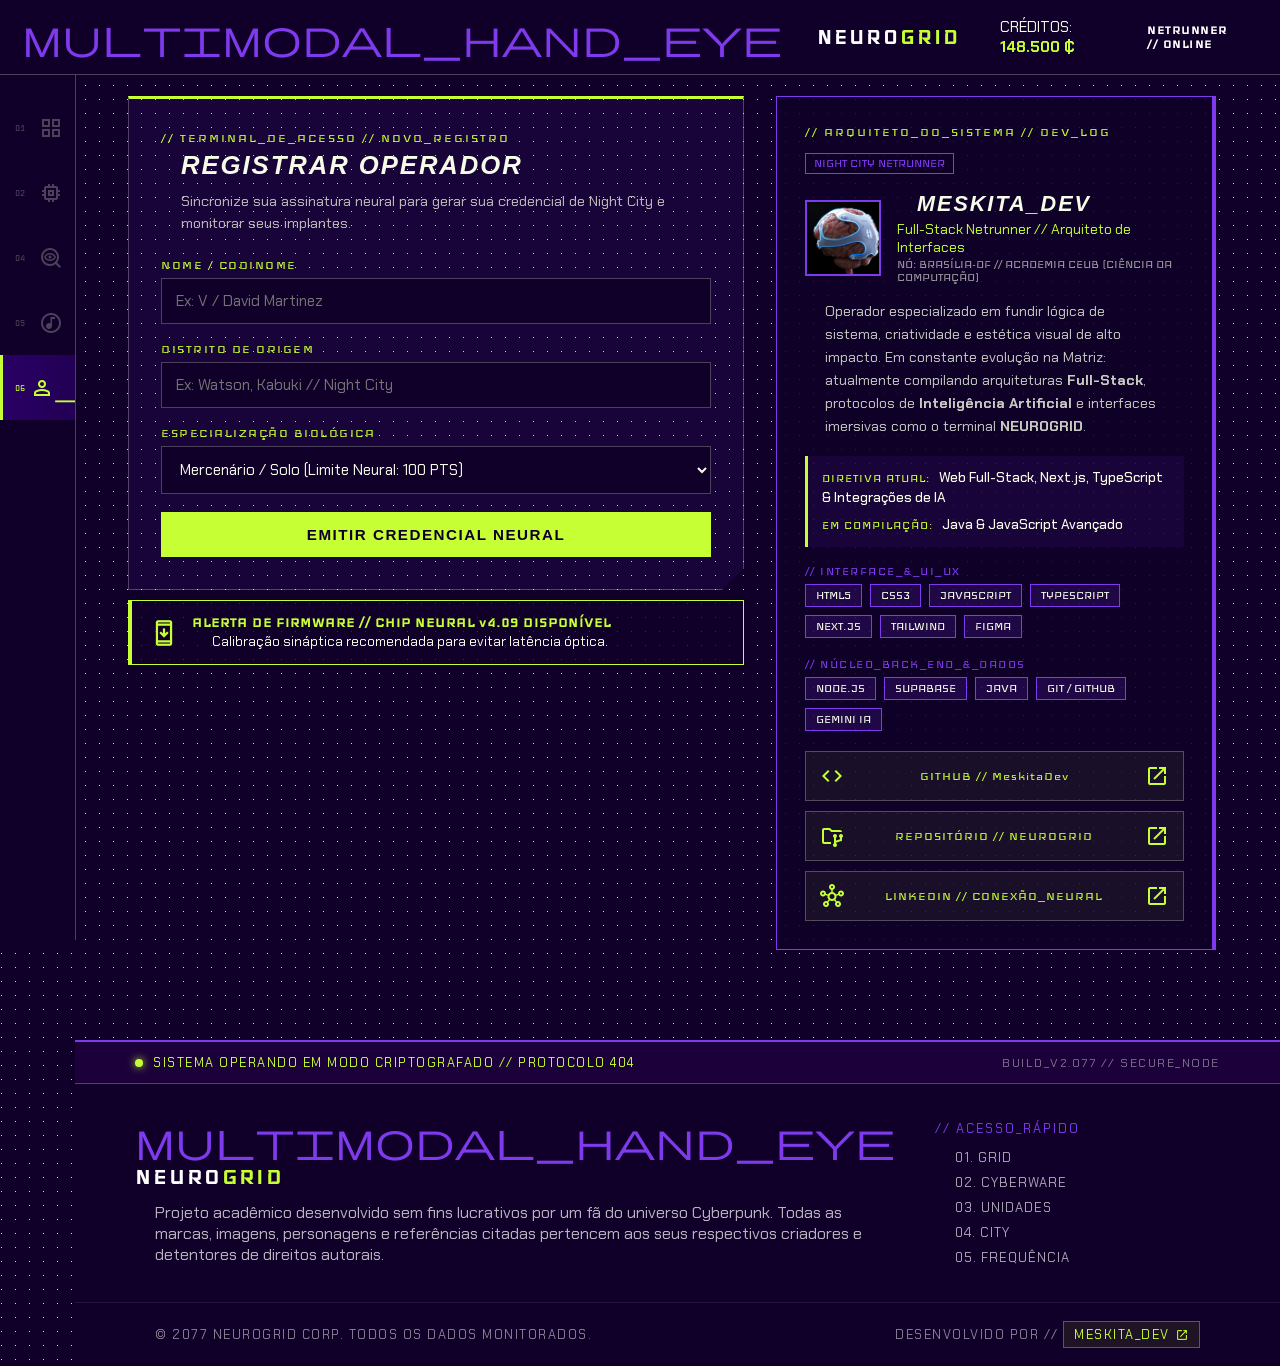
<file: profile.html>
<!DOCTYPE html>
<html lang="en">
<head>
    <meta charset="UTF-8">
    <meta name="viewport" content="width=device-width, initial-scale=1.0">
    <title>NEUROGRID // OS v4.07</title>
    <link rel="stylesheet" href="css/main.css">
    <link rel="stylesheet" href="css/profile.css">
    <link rel="shortcut icon" href="assets/imagens/logo_icone.ico" type="image/x-icon">
    <link rel="stylesheet" href="https://fonts.googleapis.com/css2?family=Material+Symbols+Outlined:opsz,wght,FILL,GRAD@24,300,0,0" /><!-- Biblioteca Google icons -->
</head>
<body>
    <header>
        <div class="logo">
            <span class="material-symbols-outlined" id="logo_eye">multimodal_hand_eye</span>
            <h2 class="logo_text">NEURO<span class="highlight">GRID</span></h2>
        </div>

        <!-- Status do Utilizador / Saldo -->
        <div class="user-status">
            <p class="credits">CRÉDITOS: <strong>148.500 ₵</strong></p>
            <h3>netrunner // ONLINE</h3>
        </div>
    </header>

    <aside class="sidebar">
        <nav class="sidebar-nav">
            <a href="index.html" class="side-btn" data-tab="home">
                <span class="side-num">01</span>
                <span class="material-symbols-outlined side-icon">grid_view</span>
                <span class="side-label">GRID</span>
            </a>

            <a href="cyberware.html" class="side-btn" data-tab="cyberwares">
                <span class="side-num">02</span>
                <span class="material-symbols-outlined side-icon">memory</span>
                <span class="side-label">CYBERWARE</span>
            </a>

            <a href="city.html" class="side-btn" data-tab="news">
                <span class="side-num">04</span>
                <span class="material-symbols-outlined side-icon">mystery</span>
                <span class="side-label">CITY</span>
            </a>

            <a href="musica.html" class="side-btn" data-tab="music">
                <span class="side-num">05</span>
                <span class="material-symbols-outlined side-icon">genres</span>
                <span class="side-label">FREQUÊNCIA</span>
            </a>

            <a href="profile.html" class="side-btn active" data-tab="profile">
                <span class="side-num">06</span>
                <span class="material-symbols-outlined side-icon">person_eye</span>
                <span class="side-label">OPERADOR</span>
            </a>
        </nav>
    </aside>

    <main class="profile-hub">
        
        <!-- COLUNA 1: CADASTRO E CRACHÁ DO OPERADOR VISITANTE -->
        <section class="operator-zone">
            
            <!-- FORMULÁRIO DE REGISTRO -->
            <div class="cyber-form-box" id="registerBox">
                <span class="cyber-tag">// TERMINAL_DE_ACESSO // NOVO_REGISTRO</span>
                <h2>REGISTRAR OPERADOR</h2>
                <p class="form-subtitle">Sincronize sua assinatura neural para gerar sua credencial de Night City e monitorar seus implantes.</p>

                <form id="registerForm" class="cyber-form">
                    <div class="input-group">
                        <label for="opNome">NOME / CODINOME</label>
                        <input type="text" id="opNome" placeholder="Ex: V / David Martinez" required>
                    </div>

                    <div class="input-group">
                        <label for="opDistrito">DISTRITO DE ORIGEM</label>
                        <input type="text" id="opDistrito" placeholder="Ex: Watson, Kabuki // Night City" required>
                    </div>

                    <div class="input-group">
                        <label for="opPerfil">ESPECIALIZAÇÃO BIOLÓGICA</label>
                        <select id="opPerfil">
                            <option value="80">Civil Padrão (Limite Neural: 80 PTS)</option>
                            <option value="100" selected>Mercenário / Solo (Limite Neural: 100 PTS)</option>
                            <option value="120">Netrunner Adaptado (Limite Neural: 120 PTS)</option>
                        </select>
                    </div>

                    <button type="submit" class="cyber-submit-btn">EMITIR CREDENCIAL NEURAL</button>
                </form>
            </div>

            <!-- CRACHÁ (APARECE APÓS O CADASTRO) -->
            <div class="id-card-wrapper" id="idCardWrapper" style="display: none;">


                <!-- CARTÃO -->
                <div class="badge">
                    <div class="badge-top-bar">
                        <span class="badge-serial" id="badgeSerial">ID // NG-0140-77</span>
                        <span class="badge-status">ATIVO</span>
                    </div>

                    <div class="badge-main">
                        <!-- COLUNA ESQUERDA DA FOTO + CÓDIGO VERTICAL -->
                        <div class="badge-photo-col">
                            <span class="vertical-code" id="badgeVerticalCode">0140</span>
                            <div class="badge-photo-frame">
                                <!-- Troque o src pela sua imagem padrão de avatar depois -->
                                <img src="assets/imagens/robot_profile.jpg" alt="Foto do Operador">
                            </div>
                            <span class="material-symbols-outlined badge-emblem">memory</span>
                        </div>

                        <!-- COLUNA DIREITA DOS DADOS -->
                        <div class="badge-data-col">
                            <div class="badge-name-plate">
                                <h2 id="badgeNome">OPERADOR</h2>
                                <span class="glyph-sub">// REGISTRO_BIOMÉTRICO_CONFIRMADO</span>
                            </div>

                            <div class="badge-field">
                                <span class="field-label">DISTRITO // ORIGEM</span>
                                <strong id="badgeDistrito">NIGHT CITY</strong>
                            </div>

                            <div class="badge-field">
                                <span class="field-label">CLASSE // TOLERÂNCIA</span>
                                <strong id="badgeClasse">SOLO (100 PTS)</strong>
                            </div>

                            <div class="badge-field">
                                <span class="field-label">DATA DE EMISSÃO</span>
                                <strong id="badgeData">26/11/2077</strong>
                            </div>
                        </div>
                    </div>

                    <!-- NÍVEIS DO OPERADOR (CALCULADOS PELOS CYBERWARES EQUIPADOS) -->
                    <div class="badge-stats">
                        <span class="section-mini-title">// TELEMETRIA_DE_IMPLANTES_EQUIPADOS</span>
                        <div class="stats-grid">
                            <div class="stat-item">
                                <div class="stat-head"><span>VISÃO</span><span id="statVisao">10%</span></div>
                                <div class="stat-track"><div class="stat-fill" id="barVisao" style="width: 10%;"></div></div>
                            </div>
                            <div class="stat-item">
                                <div class="stat-head"><span>NEURAL</span><span id="statNeural">15%</span></div>
                                <div class="stat-track"><div class="stat-fill" id="barNeural" style="width: 15%;"></div></div>
                            </div>
                            <div class="stat-item">
                                <div class="stat-head"><span>FÍSICO</span><span id="statFisico">10%</span></div>
                                <div class="stat-track"><div class="stat-fill" id="barFisico" style="width: 10%;"></div></div>
                            </div>
                            <div class="stat-item">
                                <div class="stat-head"><span>DEFESA</span><span id="statDefesa">10%</span></div>
                                <div class="stat-track"><div class="stat-fill" id="barDefesa" style="width: 10%;"></div></div>
                            </div>
                        </div>
                    </div>

                    <!-- TELEMETRIA CAPTURADA DO HARDWARE / PC DO USUÁRIO -->
                    <div class="pc-telemetry">
                        <span class="section-mini-title">// RASTREAMENTO_DE_TERMINAL_LOCAL (HARDWARE)</span>
                        <div class="telemetry-grid" id="pcSpecsGrid">
                            <!-- Preenchido via JavaScript -->
                        </div>
                    </div>

                    <div class="badge-actions">
                        <a href="cyberware.html" class="cyber-submit-btn">EQUIPAR CYBERWARES →</a>
                        <button type="button" id="resetOpBtn" class="reset-op-btn">ALTERAR REGISTRO</button>
                    </div>
                </div>
            </div>
            <!-- ALERTA DE ATUALIZAÇÃO DO CHIP NEURAL -->
            <div class="chip-alert">
                <span class="material-symbols-outlined">system_update</span>
                <div>
                    <strong>ALERTA DE FIRMWARE // CHIP NEURAL v4.09 DISPONÍVEL</strong>
                    <p>Calibração sináptica recomendada para evitar latência óptica.</p>
                </div>
            </div>
        </section>

        <!-- CARTÃO MESKITADEV -->
        <aside class="dev-dossier">
            <div class="dossier-header">
                <span class="cyber-tag">// ARQUITETO_DO_SISTEMA // DEV_LOG</span>
                <span class="dev-badge">NIGHT CITY NETRUNNER</span>
            </div>

            <div class="dev-profile-top">
                <div class="dev-avatar">
                    <img src="assets/imagens/cyberbrain.jpg" alt="Avatar de Meskita_Dev">
                </div>
                <div class="dev-identity">
                    <h2>MESKITA_DEV</h2>
                    <span class="dev-role">Full-Stack Netrunner // Arquiteto de Interfaces</span>
                    <span class="dev-loc">NÓ: BRASÍLIA-DF // ACADEMIA CEUB (CIÊNCIA DA COMPUTAÇÃO)</span>
                </div>
            </div>

            <p class="dev-bio">
                Operador especializado em fundir lógica de sistema, criatividade e estética visual de alto impacto. Em constante evolução na Matriz: atualmente compilando arquiteturas <strong>Full-Stack</strong>, protocolos de <strong>Inteligência Artificial</strong> e interfaces imersivas como o terminal <strong>NEUROGRID</strong>.
            </p>

            <!-- DADOS TÉCNICOS EM FORMATO DE TERMINAL -->
            <div class="dev-telemetry">
                <div class="dev-spec">
                    <span>DIRETIVA ATUAL:</span>
                    <strong>Web Full-Stack, Next.js, TypeScript & Integrações de IA</strong>
                </div>
                <div class="dev-spec">
                    <span>EM COMPILAÇÃO:</span>
                    <strong>Java & JavaScript Avançado</strong>
                </div>
            </div>

            <!-- STACK DIVIDIDA POR CAMADA -->
            <div class="dev-stack-group">
                <span class="stack-label">// INTERFACE_&_UI_UX</span>
                <div class="dev-skills">
                    <span>HTML5</span>
                    <span>CSS3</span>
                    <span>JAVASCRIPT</span>
                    <span>TYPESCRIPT</span>
                    <span>NEXT.JS</span>
                    <span>TAILWIND</span>
                    <span>FIGMA</span>
                </div>

                <span class="stack-label">// NÚCLEO_BACK_END_&_DADOS</span>
                <div class="dev-skills">
                    <span>NODE.JS</span>
                    <span>SUPABASE</span>
                    <span>JAVA</span>
                    <span>GIT / GITHUB</span>
                    <span>GEMINI IA</span>
                </div>
            </div>

            <!-- LINKS DE CONEXÃO -->
            <div class="dev-links">
                <a href="https://github.com/MeskitaDev" target="_blank" rel="noopener noreferrer" class="dev-link-item">
                    <span class="material-symbols-outlined">code</span>
                    <span>GITHUB // MeskitaDev</span>
                    <span class="material-symbols-outlined">open_in_new</span>
                </a>
                <a href="https://github.com/MeskitaDev/Cyberpunk-website" target="_blank" rel="noopener noreferrer" class="dev-link-item">
                    <span class="material-symbols-outlined">folder_data</span>
                    <span>REPOSITÓRIO // NEUROGRID</span>
                    <span class="material-symbols-outlined">open_in_new</span>
                </a>
                <a href="https://www.linkedin.com/in/juliamesq/" target="_blank" rel="noopener noreferrer" class="dev-link-item">
                    <span class="material-symbols-outlined">hub</span>
                    <span>LINKEDIN // CONEXÃO_NEURAL</span>
                    <span class="material-symbols-outlined">open_in_new</span>
                </a>
            </div>
        </aside>

    </main>

    <footer class="footer">
        <div class="footer-status">
            <div class="status">
                <span class="pulse-dot"></span>
                <span>SISTEMA OPERANDO EM MODO CRIPTOGRAFADO // PROTOCOLO 404</span>
            </div>
            <span class="version">BUILD_V2.077 // SECURE_NODE</span>
        </div>
    
        <!-- Corpo Principal do Rodapé -->
        <div class="footer-body">
            <div class="footer-brand">
                <span class="material-symbols-outlined" id="logo_eye">multimodal_hand_eye</span>
                <span class="footer-logo">NEURO<span class="highlight">GRID</span></span>
                <p>
                    Projeto acadêmico desenvolvido sem fins lucrativos por um fã do universo Cyberpunk. 
                    Todas as marcas, imagens, personagens e referências citadas pertencem aos seus respectivos criadores e detentores de direitos autorais.
                </p>
            </div>
    
            <div class="footer-links">
                <span class="footer-label">// ACESSO_RÁPIDO</span>
                <nav>
                    <a href="index.html">01. GRID</a>
                    <a href="cyberware.html">02. CYBERWARE</a>
                    <a href="robos.html">03. UNIDADES</a>
                    <a href="city.html">04. CITY</a>
                    <a href="musica.html">05. FREQUÊNCIA</a>
                </nav>
            </div>
        </div>
    
        <!-- Barra Inferior de Direitos e Assinatura -->
        <div class="footer-bottom">
            <p>© 2077 NEUROGRID CORP. TODOS OS DADOS MONITORADOS.</p>
            <p class="dev-credit">
                DESENVOLVIDO POR // 
                <a href="https://github.com/MeskitaDev" target="_blank">
                    MESKITA_DEV
                    <span class="material-symbols-outlined">open_in_new</span>
                </a>
            </p>
        </div>
    </footer>
    <script src="js/profile.js"></script>   
</body>
</html>
</file>
<file: css/main.css>
/* -----------------------------------
        CONFIG PADRÃO    
-----------------------------------*/
@import url('https://fonts.googleapis.com/css2?family=BBH+Bartle&family=Chakra+Petch:ital,wght@0,300;0,400;0,500;0,600;0,700;1,300;1,400;1,500;1,600;1,700&family=Iceland&display=swap');

:root {
    --bg-dark: #100029;
    --bg-light: #f6fce8;
    --border: #f6fce842;
    --neon-purple: #7F3AED;
    --neon-green: #C6FF34;

    --font-title: "BBH Bartle", sans-serif;
    --font-code: "Iceland", sans-serif;
    --font-text: "Chakra Petch", sans-serif;

    --header-height: 75px;
    --sidebar-collapsed: 75px;
    --sidebar-expanded: 240px;
}
main {
    margin-top: var(--header-height);
    margin-left: var(--sidebar-collapsed);
    width: calc(100% - var(--sidebar-collapsed));
    min-height: calc(100vh - var(--header-height));
}
*{
    margin: 0px;
    padding: 0px;
}
body{
    background-color: #040111;
    color: var(--bg-light);

    max-width: 100%;
    overflow-x: hidden;
    margin-top: 70px;
    padding: 0;
}

.etiqueta{
    font-family: var(--font-code);
    font-size: 15px;
    font-weight: 500;
    margin-bottom: 20px;
    letter-spacing: 2px;
}

.highlight {
    color: var(--neon-green, #c6ff00);
}

#borda{
    border: 1px solid var(--br-light);
}

p,a {
    padding: 0px 20px;
    font-family: var(--font-text);
}
h1, h2 {
    padding: 0px 20px;
    font-family: var(--font-title);
    letter-spacing: 4px;
    font-style: italic;
}
h3{
    padding: 0px 20px;
    font-family: var(--font-code);
}
hr{
    border: none;
    background-color: var(--border);
    height: 1px;
}

/* CURSOR */
html, body {
    cursor: url("data:image/svg+xml,%3Csvg xmlns='http://www.w3.org/2000/svg' width='33' height='33' viewBox='0 0 458 472'%3E%3Cpath d='M57.8631 39.6932L186.612 383.032L239.706 240.737L389.627 199.407L57.8631 39.6932Z' fill='%23C6FF34' stroke='%237F3AED' stroke-width='30' stroke-miterlimit='11.4737'/%3E%3C/svg%3E") 3 2, auto;
}
a, button, .slider-seta, .card {
    cursor: url("data:image/svg+xml,%3Csvg xmlns='http://www.w3.org/2000/svg' width='33' height='33' viewBox='0 0 458 472'%3E%3Cpath d='M57.8631 39.6932L186.612 383.032L239.706 240.737L389.627 199.407L57.8631 39.6932Z' fill='%237F3AED' stroke='%23C6FF34' stroke-width='30' stroke-miterlimit='11.4737'/%3E%3C/svg%3E") 3 2, pointer;
}


/* =========================================================
    COR DE SELEÇÃO DE TEXTO 
   ========================================================= */
   ::selection {
    background-color: var(--neon-green, #c6ff00); /* Fundo verde-ácido */
    color: #0b0714; /* Texto escuro para manter alto contraste e legibilidade */
}

/* =========================================================
    BARRA DE SCROLL PERSONALIZADA
   ========================================================= */

/* Largura da barra vertical */
::-webkit-scrollbar {
    width: 8px;
}

/* Fundo da trilha por onde a barra corre */
::-webkit-scrollbar-track {
    background-color: #0b0714;
    border-left: 1px solid #ffffff14;
}

/* A barra móvel */
::-webkit-scrollbar-thumb {
    background-color: #4b00b5;   
    border: 1px solid var(--neon-purple, #9d00ff);
}

/* Cor da barra móvel quando o usuário passa o mouse ou arrasta */
::-webkit-scrollbar-thumb:hover {
    background-color: var(--neon-green, #c6ff00);
    border-color: var(--neon-green, #c6ff00);
}

/* -----------------------------------
            HEADER    
-----------------------------------*/
/* 2. CABEÇALHO FIXO NO TOPO (LARGURA TOTAL) */
header {
    position: fixed;
    top: 0;
    left: 0;
    width: 100%;
    height: var(--header-height);
    background-color: var(--bg-dark);
    border-bottom: 1px solid var(--border);
    z-index: 110; /* Fica acima da sidebar */
    
    display: flex;
    align-items: center;
    justify-content: space-between;
    padding: 0 30px 0 22px;
    box-sizing: border-box;
}

/* ALINHAMENTO DA LOGO E TEXTO */
.logo {
    display: flex;
    align-items: center;
    gap: 15px;
}

#logo_eye{
    font-size: 40px;
    color: var(--neon-purple);
}

.logo_text { 
    font-family: var(--font-code);
    letter-spacing: 3px;
    color: #ffffff;
    font-style: normal;
}

/* ALINHAMENTO DO STATUS DO USUÁRIO (DIREITA) */
.user-status {
    display: flex;
    align-items: center;
    gap: 25px;
    font-size: 15px;
}

.credits strong {
    color: var(--neon-green);
}

.user-status h3 {
    margin: 0;
    font-size: 14px;
    letter-spacing: 1.5px;
    color: #ffffff;
    text-transform: uppercase;
}

/* -----------------------------------
            SIDE BAR    
-----------------------------------*/

/* 1. SIDEBAR FECHADA POR PADRÃO */
.sidebar {
    position: fixed; /* Deixa fixo no scroll */
    top: var(--header-height);
    left: 0;
    width: var(--sidebar-collapsed);
    height: calc(100vh - var(--header-height));
    background-color: var(--bg-dark);
    border-right: 1px solid var(--border);
    z-index: 100;
    display: flex;
    flex-direction: column;
    justify-content: space-between;
    padding: 20px 0;
    overflow: hidden;
    transition: width 0.3s cubic-bezier(0.4, 0, 0.2, 1), box-shadow 0.3s ease;
}

/* 2. EXPANSÃO NO HOVER */
.sidebar:hover {
    width: var(--sidebar-expanded);
    box-shadow: 15px 0 35px rgba(0, 0, 0, 0.75); /* Sombra por cima do conteúdo */
}

/* Remove o sublinhado e força a cor branca no link e nos estados visitado/hover */
.sidebar-nav a{
    text-decoration: none;
    color: #ffffff;
}

.side-btn:hover .side-label,
.side-btn.active .side-label {
    color: var(--neon-green);
}

/* 3. BOTÕES E ALINHAMENTO DOS ÍCONES */
.side-btn {
    position: relative;
    width: var(--sidebar-expanded);
    height: 65px;
    background: transparent;
    border: none;
    border-left: 3px solid transparent;
    display: flex;
    align-items: center;
    padding: 0 18px 0 12px;
    cursor: pointer;
    transition: background 0.25s ease, border-color 0.25s ease;
}

.side-num {
    font-family: var(--font-code);
    font-size: 10px;
    width: 24px;
    text-align: left;
    color: var(--border);
}

.side-icon {
    font-size: 22px; /* tamanho do ícone */
    color: var(--border);
    flex-shrink: 0;
    margin-right: 22px;
    transition: color 0.25s ease, transform 0.25s ease;
    user-select: none;
}

/* TEXTO DO MENU (INVISÍVEL QUANDO FECHADA) */
.side-label {
    font-family: var(--font-text);
    font-size: 13px;
    letter-spacing: 2px;
    color: var(--br-light);
}

/* -----------------------------------
        SIDEBAR    
-----------------------------------*/
/* ESTADOS DE HOVER E ATIVO */
.side-btn:hover {
    background: linear-gradient(90deg, rgba(106, 0, 255, 0.18) 0%, transparent 100%);
}

.side-btn:hover .side-num,
.side-btn.active .side-num {
    color: var(--neon-green);
}
/* Muda a cor do ícone para verde-ácido quando estiver ativo ou no hover */
.side-btn:hover .side-icon,
.side-btn.active .side-icon {
    color: var(--neon-green);
}

.side-btn.active {
    border-left: 3px solid var(--neon-green);
    background: linear-gradient(90deg, rgba(106, 0, 255, 0.28) 0%, transparent 100%);
}

/* -----------------------------------
        FOOTER    
-----------------------------------*/
footer {
    background-color: var(--bg-dark);
    border-top: 2px solid var(--neon-purple, #9d00ff);
    font-family: var(--font-text);
    color: #ffffffb3;
    margin-top: 60px;
    /* Garante que o footer respeite a largura da sidebar */
    margin-left: var(--sidebar-collapsed, 70px);
    width: calc(100% - var(--sidebar-collapsed, 70px));
    box-sizing: border-box;
}

/* FAIXA SUPERIOR DE STATUS */
.footer-status {
    display: flex;
    justify-content: space-between;
    align-items: center;
    padding: 12px 5%;
    background-color: #9d00ff14;
    border-bottom: 1px solid var(--border);
    font-size: 0.8rem;
    letter-spacing: 1.5px;
    color: var(--neon-green);
    flex-wrap: wrap;
    gap: 10px;
}

.status {
    display: flex;
    align-items: center;
    gap: 10px;
}

/* Bolinha verde piscando */
.pulse-dot {
    width: 8px;
    height: 8px;
    background-color: var(--neon-green);
    border-radius: 50%;
    box-shadow: 0 0 8px var(--neon-green);
    animation: piscarTerminal 1.8s infinite ease-in-out;
}

@keyframes piscarTerminal {
    0%, 100% { opacity: 1; }
    50% { opacity: 0.25; }
}

.version {
    color: #ffffff73;
    font-size: 0.75rem;
}

/* AVISO ACADÊMICO + LINKS */
.footer-body {
    display: grid;
    grid-template-columns: 2fr 1fr;
    gap: 40px;
    padding: 36px 5%;
    border-bottom: 1px solid #ffffff14;
}

.footer-logo {
    display: inline-block;
    font-family: var(--font-code);
    font-size: 25px;
    font-weight: 700;
    letter-spacing: 3px;
    color: #ffffff;
    margin-bottom: 12px;
}

.footer-label {
    display: block;
    font-size: 0.8rem;
    letter-spacing: 2px;
    color: var(--neon-purple);
    margin-bottom: 12px;
}

.footer-links nav {
    display: flex;
    flex-direction: column;
    gap: 8px;
}

.footer-links a {
    text-decoration: none;
    color: #ffffffa6;
    font-size: 0.82rem;
    letter-spacing: 1px;
    transition: color 0.2s ease, transform 0.2s ease;
}

.footer-links a:hover {
    color: var(--neon-green);
    transform: translateX(4px);
}

/* BARRA INFERIOR DE CRÉDITOS */
.footer-bottom {
    display: flex;
    justify-content: space-between;
    align-items: center;
    padding: 18px 5%;
    font-size: 0.8rem;
    letter-spacing: 1.5px;
    color: #ffffff80;
    flex-wrap: wrap;
    gap: 12px;
}

.footer-bottom p {
    margin: 0;
}

.dev-credit a {
    display: inline-flex;
    align-items: center;
    gap: 5px;
    text-decoration: none;
    color: var(--neon-green);
    background-color: #c6ff0014;
    border: 1px solid #c6ff0059;
    padding: 4px 10px;
    transition: all 0.25s ease;
}

.dev-credit a:hover {
    background-color: var(--neon-green);
    color: var(--bg-dark);
}

.dev-credit .material-symbols-outlined {
    font-size: 14px;
}
</file>
<file: css/index.css>
/* -----------------------------------
        VISUAL PRINCIPAL    
-----------------------------------*/
.gato {
    position: relative;
    min-height: 100vh;
    display: flex;
    align-items: center;
    justify-content: center;
    overflow: hidden;
}
main{
    width: calc(100% - var(--sidebar-collapsed));
    height: 100%;
}
body{
        /* grid no background */
    background: #000000;
    --gap: 5em;
    --line: 1px;
    --color: #ffffff33;

    background-image: linear-gradient(
      -90deg,
      transparent calc(var(--gap) - var(--line)),
      var(--color) calc(var(--gap) - var(--line) + 1px),
      var(--color) var(--gap)
    ),
    linear-gradient(
      0deg,
      transparent calc(var(--gap) - var(--line)),
      var(--color) calc(var(--gap) - var(--line) + 1px),
      var(--color) var(--gap)
    );
    background-size: var(--gap) var(--gap);
}

/* IMAGEM NO MEIO */
.gato_wallpaper {
    position: absolute;
    right: 0;
    bottom: 0;
    margin-right: 80px;
    height: 100vh;
    z-index: 2; /* Fica acima do H1 (1) e abaixo do H3 (3) */
    pointer-events: none;
}

/* -----------------------------------
        FITA ANDANDO    
-----------------------------------*/

/* CONFIGURAÇÃO GERAL DAS FITAS */
.fita-container {
    position: absolute;
    width: 120vw;
    left: -10vw;
    overflow: hidden;
    white-space: nowrap;
}

/* FUNDO H1 */
.container-fundo {
    z-index: 1; /* Atrás da imagem */
    top: 20%;
    transform: rotate(6deg);
}

.container-fundo h1 {
    font-size: 7rem; /* Tamanho bem grande */
    margin: 0;
    text-transform: uppercase;
    letter-spacing: 5px;
    color: var(--neon-green);
}

/* FRENTE H3 */
.container-frente {
    z-index: 3; /* Na frente da imagem */
    top: 80%;
    transform: rotate(-3deg);
    background-color: var(--neon-green);
    padding: 8px 0;
}

.container-frente h3 {
    font-size: 1.8rem;
    margin: 0;
    text-transform: uppercase;
    letter-spacing: 4px;
    color: var(--bg-dark);
}

/* ANIMAÇÃO INFINITA */
.fita-track {
    display: flex;
    width: max-content;
    will-change: transform;
    animation: fita-andando 68s linear infinite;
}
.fita-grupo {
    display: flex;
    flex-shrink: 0;
}

/* Faz o H3 andar para o lado oposto */
.track-reverso {
    animation: fita-andando-reverso 20s linear infinite;
}

@keyframes fita-andando {
    0%   { transform: translate3d(0, 0, 0); }
    100% { transform: translate3d(-50%, 0, 0); }
}

@keyframes fita-andando-reverso {
    0%   { transform: translate3d(-50%, 0, 0); }
    100% { transform: translate3d(0, 0, 0); }
}

/* -----------------------------------
        NAVEGAÇÃO    
-----------------------------------*/

.titulo{
    background-color: var(--neon-purple);
    color: var(--bg-dark);
    padding: 60px;
}
.titulo h1{
    font-style: italic;
    font-size: 60px;
}
.titulo p{
    margin-top: 20px;
    font-size: 20px;
}


/* -----------------------------------
        cards    
-----------------------------------*/
.area-card {
    display: grid;
    grid-template-columns: repeat(3, minmax(0, 1fr));
    gap: 20px;
    width: auto; 
    margin:4%;
}
.card {
    display: flex;
    flex-direction: column;
    padding: 25px;
    background-color: var(--bg-dark);
    border: 1px solid #ffffff1f;
    border-top: 3px solid var(--neon-purple);
    position: relative;
    
    /* Recorte diagonal no canto inferior direito */
    clip-path: polygon(0 0, 100% 0, 100% calc(100% - 20px), calc(100% - 20px) 100%, 0 100%);
    
    /* Transição suave */
    transition: transform 0.3s cubic-bezier(0.25, 0.8, 0.25, 1), 
                border-color 0.3s ease, 
                background-color 0.3s ease;
}
.card:hover {
    transform: translateY(-8px); /* Sobe */
    background-color: #140c26bb;
    border-color: var(--neon-green);
    border-top-color: var(--neon-green);
}

/* ÍCONE DO CARD */
.card .card-icon {
    font-size: 28px;
    color: var(--neon-purple);
    margin-bottom: 16px;
    transition: color 0.3s ease, transform 0.3s ease;
    user-select: none;
}

.card:hover .card-icon {
    color: var(--neon-green);
}

/* TIPOGRAFIA */
.card h2 {
    font-family: var(--font-code);
    font-size: 0.85rem;
    letter-spacing: 2px;
    color: var(--neon-green);
    margin: 0;
}

.card hr {
    width: 100%;
    border: none;
    border-top: 1px solid rgba(255, 255, 255, 0.1);
    margin: 14px 0;
    transition: border-color 0.3s ease;
}

.card:hover hr {
    border-top-color: rgba(198, 255, 0, 0.35);
}

.card h3 {
    font-size: 1.15rem;
    letter-spacing: 1.5px;
    color: #ffffff;
    margin: 0 0 12px 0;
}

.card p {
    font-size: 0.92rem;
    line-height: 1.6;
    color: rgba(255, 255, 255, 0.72);
    margin: 0;
}

/* -----------------------------------
        SLIDER    
-----------------------------------*/
.slider {
    width: auto;
    margin: 50px 5%;
}

/* CABEÇALHO DO SLIDER (TÍTULO + SETAS) */
.slider-header {
    display: flex;
    justify-content: space-between;
    align-items: center;
    margin-bottom: 20px;
}

.slider-header h3 {
    font-size: 20px;
    color: var(--neon-green);
}

.setas {
    display: flex;
    gap: 10px;
}

.slider-seta {
    width: 40px;
    height: 40px;
    background-color: var(--bg-dark);
    border: 1px solid #ffffff26;
    color: var(--bg-light);
    display: flex;
    align-items: center;
    justify-content: center;
    cursor: pointer;
    transition: border-color 0.25s ease, color 0.25s ease, background-color 0.25s ease;
}

.slider-seta:hover {
    border-color: var(--neon-green);
    color: var(--neon-green);
    background-color: #c6ff0014;
}

.slider-seta span {
    font-size: 22px;
    margin: 0;
    user-select: none;
}

/* JANELA EXTERNA DO CARTÃO */
.slider-card {
    width: 100%;
    overflow: hidden;
    background-color: var(--bg-dark);
    border: 1px solid #ffffff1f;
    border-top: 3px solid var(--neon-purple);
    clip-path: polygon(0 0, 100% 0, 100% calc(100% - 20px), calc(100% - 20px) 100%, 0 100%);
}

/* TRILHA QUE DESLIZA HORIZONTALMENTE */
.slider-track {
    display: flex;
    transition: transform 0.45s cubic-bezier(0.25, 1, 0.5, 1);
}

/* CADA SLIDE (<article>) */
.slider-track article {
    min-width: 100%;
    display: grid;
    grid-template-columns: 1fr 1.3fr;
    box-sizing: border-box;
}

.slider-img {
    height: 320px;
    background-color: var(--bg-dark);
    border-right: 1px solid #ffffff1a;
    overflow: hidden;
}

.slider-img img {
    width: 100%;
    height: 100%;
    object-fit: cover;
    display: block;
}

.slider-info {
    padding: 32px;
    display: flex;
    flex-direction: column;
    justify-content: center;
}

.slide-meta {
    font-family: var(--font-code);
    font-size: 0.8rem;
    letter-spacing: 2px;
    color: var(--neon-green);
    margin-bottom: 10px;
}

.slider-info h3 {
    font-family: var(--font-text);
    font-size: 1.5rem;
    letter-spacing: 1.5px;
    color: #ffffff;
    margin: 0 0 14px 0;
    padding: 0;
}

.slider-info p {
    font-family: var(--font-text);
    font-size: 0.92rem;
    line-height: 1.65;
    color: #ffffffbf;
    margin: 0 0 22px 0;
}

.slide-tags {
    display: flex;
    flex-wrap: wrap;
    gap: 8px;
}

.slide-tags span {
    font-family: var(--font-code);
    font-size: 15px;
    letter-spacing: 1px;
    color: var(--bg-light);
    background-color: #9d00ff24;
    border: 1px solid #9d00ff73;
    padding: 4px 10px;
}
</file>
<file: css/city.css>
/* =========================================================
                TICKER DE MANCHETES URGENTES
   ========================================================= */
.news-ticker {
    width: 100vw;
    display: flex;
    align-items: center;
    background-color: #7f3aed24;
    border: 1px solid var(--neon-purple);
    overflow: hidden;
    height: 38px;
}

.ticker-badge {
    background-color: var(--neon-green);
    color: var(--bg-dark);
    font-family: var(--font-code);
    font-weight: bold;
    font-size: 0.9rem;
    letter-spacing: 1.5px;
    padding: 0 14px;
    height: 100%;
    display: flex;
    align-items: center;
    white-space: nowrap;
    flex-shrink: 0;
}

.ticker-window {
    overflow: hidden;
    width: 100%;
}

.ticker-track {
    display: inline-flex;
    gap: 40px;
    white-space: nowrap;
    font-family: var(--font-code);
    font-size: 0.92rem;
    letter-spacing: 1.5px;
    color: var(--bg-light);
    animation: rolarManchetes 28s linear infinite;
}

.ticker-track:hover {
    animation-play-state: paused;
}

@keyframes rolarManchetes {
    0% { transform: translateX(0%); }
    100% { transform: translateX(-50%); }
}

.feed-status-text {
    font-family: var(--font-code);
    font-size: 0.9rem;
    letter-spacing: 1.5px;
    color: var(--neon-green);
}

/* -----------------------------------
        PAINEL    
-----------------------------------*/
.painel {
    position: relative;
    width: auto;
    height: 40vh;
    padding: 75px 40px 50px 40px;
    background-size: cover;
    background-position: center;
    border: 1px solid var(--border);
    border-left: 4px solid var(--neon-green);
}

.painel-conteudo {
    position: relative;
    z-index: 2;
    display: flex;
    justify-content: space-between;
    align-items: flex-end;
    gap: 24px;
    flex-wrap: wrap;
}

.painel-esquerda .etiqueta {
    display: block;
    font-size: 17px;
    color: var(--neon-green);
    width:  45%;
    border: 1px solid var(--border);
    margin-bottom: 10px;
    padding: 5px;
    backdrop-filter: blur(4px);
}

.painel-esquerda h1 {
    font-size: 60px;
    font-weight: 700;
    letter-spacing: 7px;
    color: white;
    margin: 0;
    text-shadow: 0 4px 20px #000000;
}

.painel-desc{
    background-color: var(--neon-green);
    color: var(--bg-dark);
    padding: 5px;
    font-weight: 600;
    width: 500px;
    border: 1px solid var(--bg-dark);
}

/* =========================================================
   BARRA DE FILTROS E BOTÕES (city.html e cyberware.html)
   ========================================================= */
.bar {
    width: auto;
    margin: 24px 5% 32px 5%;
    padding: 16px 20px;
    background-color: rgba(127, 58, 237, 0.08);
    border: 1px solid var(--border);
    border-left: 3px solid var(--neon-purple);
    display: flex;
    justify-content: space-between;
    align-items: center;
    gap: 18px;
    flex-wrap: wrap;
}

.src-bar {
    display: flex;
    align-items: center;
    gap: 10px;
    color: var(--neon-green);
}

.src-bar .material-symbols-outlined {
    font-size: 22px;
    color: var(--neon-green);
}

.filtro {
    display: flex;
    align-items: center;
    gap: 10px;
    flex-wrap: wrap;
}

/* Estilização dos botões de filtro */
.filtro .filtro-btn {
    appearance: none;
    -webkit-appearance: none;
    background-color: var(--bg-dark);
    color: rgba(246, 252, 232, 0.8);
    border: 1px solid var(--border);
    padding: 8px 16px;
    font-family: var(--font-code);
    font-size: 0.95rem;
    letter-spacing: 1.5px;
    text-transform: uppercase;
    transition: all 0.2s ease;
}

.filtro .filtro-btn:hover {
    border-color: var(--neon-green);
    color: var(--neon-green);
    background-color: rgba(198, 255, 52, 0.08);
    transform: translateY(-2px);
}

/* Estado do botão selecionado (.active) */
.filtro .filtro-btn.active {
    background-color: var(--neon-green);
    border-color: var(--neon-green);
    color: var(--bg-dark);
    font-weight: bold;
    box-shadow: 0 0 15px rgba(198, 255, 52, 0.35);
}

/* =========================================================
                    GRADE DE NOTÍCIAS
   ========================================================= */
.news-grid {
    width: auto;
    margin: 0 5% 80px 5%;
    display: grid;
    grid-template-columns: repeat(3, minmax(0, 1fr));
    gap: 24px;
}

.news-card {
    background-color: rgba(16, 0, 41, 0.85);
    border: 1px solid var(--border);
    display: flex;
    flex-direction: column;
    overflow: hidden;
    transition: transform 0.25s ease, border-color 0.25s ease;
}

.news-card:hover {
    transform: translateY(-4px);
    border-color: var(--neon-green);
}

/* Card de Destaque ocupa 2 colunas no topo */
.news-card.featured-news {
    grid-column: span 2;
    border-left: 4px solid var(--neon-green);
}

.news-img-box {
    position: relative;
    height: 210px;
    width: 100%;
    overflow: hidden;
    border-bottom: 1px solid var(--border);
}

.featured-news .news-img-box {
    height: 270px;
}

.news-img-box img {
    width: 100%;
    height: 100%;
    object-fit: cover;
    display: block;
    transition: transform 0.4s ease;
}

.news-card:hover .news-img-box img {
    transform: scale(1.05);
}

/* Etiquetas diferenciando Mundo Real vs Lore */
.news-tag {
    position: absolute;
    top: 12px;
    left: 12px;
    padding: 4px 10px;
    font-family: var(--font-code);
    font-size: 0.82rem;
    font-weight: bold;
    letter-spacing: 1.5px;
}

.tag-real {
    background-color: var(--neon-green);
    color: var(--bg-dark);
}

.tag-lore {
    background-color: var(--neon-purple);
    color: var(--bg-light);
}

.news-body {
    padding: 20px 22px 24px 22px;
    display: flex;
    flex-direction: column;
    flex: 1;
}

.news-meta {
    display: flex;
    justify-content: space-between;
    font-family: var(--font-code);
    font-size: 0.82rem;
    letter-spacing: 1px;
    color: rgba(246, 252, 232, 0.55);
    margin-bottom: 10px;
}

.news-body h2,
.news-body h3 {
    font-family: var(--font-text);
    color: var(--bg-light);
    margin: 0 0 10px 0;
    letter-spacing: 1px;
    font-weight: 400;
}

.news-body h2 {
    font-size: 2.4rem;
}

.news-body h3 {
    font-size: 1.4rem;
}

.news-body p {
    font-family: var(--font-text);
    font-size: 0.9rem;
    line-height: 1.55;
    color: rgba(246, 252, 232, 0.75);
    margin: 0 0 18px 0;
}

.read-news-btn {
    margin-top: auto;
    align-self: flex-start;
    background: transparent;
    border: 1px solid var(--border);
    color: var(--neon-green);
    font-family: var(--font-code);
    font-size: 0.9rem;
    letter-spacing: 1.5px;
    padding: 8px 14px;
    transition: all 0.2s ease;
}

.read-news-btn:hover {
    background-color: var(--neon-green);
    border-color: var(--neon-green);
    color: var(--bg-dark);
    font-weight: bold;
}

/* =========================================================
   3. MODAL DE LEITURA DA NOTÍCIA
   ========================================================= */
.news-modal {
    display: none;
    position: fixed;
    inset: 0;
    z-index: 2000;
    background-color: rgba(16, 0, 41, 0.88);
    backdrop-filter: blur(6px);
    align-items: center;
    justify-content: center;
    padding: 20px;
}

.news-modal.open {
    display: flex;
}

.news-modal-box {
    max-width: 640px;
    width: 100%;
    background-color: var(--bg-dark);
    border: 2px solid var(--neon-green);
    padding: 32px;
    clip-path: polygon(0 0, 100% 0, 100% calc(100% - 22px), calc(100% - 22px) 100%, 0 100%);
}

.modal-top {
    display: flex;
    justify-content: space-between;
    align-items: center;
    gap: 12px;
    margin-bottom: 14px;
}

.close-modal-btn {
    background: transparent;
    border: 1px solid var(--border);
    color: var(--bg-light);
    width: 34px;
    height: 34px;
    font-size: 1rem;
}

.close-modal-btn:hover {
    border-color: var(--neon-green);
    color: var(--neon-green);
}

.news-modal-box h2 {
    font-family: var(--font-title);
    font-size: 1.4rem;
    color: var(--bg-light);
    margin: 0 0 16px 0;
    line-height: 1.35;
}

.news-modal-box p {
    font-family: var(--font-text);
    font-size: 0.98rem;
    line-height: 1.7;
    color: rgba(246, 252, 232, 0.85);
    margin: 0;
}

/* Responsividade */
@media (max-width: 980px) {
    .news-grid {
        grid-template-columns: repeat(2, minmax(0, 1fr));
    }
    .news-card.featured-news {
        grid-column: span 2;
    }
}

@media (max-width: 680px) {
    .news-grid {
        grid-template-columns: 1fr;
    }
    .news-card.featured-news {
        grid-column: span 1;
    }
}
</file>
<file: css/musica.css>
/* -----------------------------------
        PAINEL    
-----------------------------------*/
.painel {
    position: relative;
    width: auto;
    height: 40vh;
    padding: 75px 40px 50px 40px;
    background-size: cover;
    background-position: center;
    border: 1px solid var(--border);
    border-left: 4px solid var(--neon-green);
    margin-bottom: 40px;
}

.painel-conteudo {
    position: relative;
    z-index: 2;
    display: flex;
    justify-content: space-between;
    align-items: flex-end;
    gap: 24px;
    flex-wrap: wrap;
}

.painel-esquerda .etiqueta {
    display: block;
    font-size: 17px;
    color: var(--neon-green);
    width:  45%;
    border: 1px solid var(--border);
    margin-bottom: 10px;
    padding: 5px;
    backdrop-filter: blur(4px);
}

.painel-esquerda h1 {
    font-size: 60px;
    font-weight: 700;
    letter-spacing: 7px;
    color: white;
    margin: 0;
    text-shadow: 0 4px 20px #000000;
}

.painel-desc{
    background-color: var(--neon-green);
    color: var(--bg-dark);
    padding: 5px;
    font-weight: 600;
    width: 500px;
    border: 1px solid var(--bg-dark);
}

/* =========================================================
   BARRA DE FILTROS E BOTÕES (city.html e cyberware.html)
   ========================================================= */
.bar {
    width: auto;
    margin: 24px 5% 32px 5%;
    padding: 16px 20px;
    background-color: rgba(127, 58, 237, 0.08);
    border: 1px solid var(--border);
    border-left: 3px solid var(--neon-purple);
    display: flex;
    justify-content: space-between;
    align-items: center;
    gap: 18px;
    flex-wrap: wrap;
}

.src-bar {
    display: flex;
    align-items: center;
    gap: 10px;
    color: var(--neon-green);
}

.src-bar .material-symbols-outlined {
    font-size: 22px;
    color: var(--neon-green);
}

.filtro {
    display: flex;
    align-items: center;
    gap: 10px;
    flex-wrap: wrap;
}

/* Estilização dos botões de filtro */
.filtro .filtro-btn {
    appearance: none;
    -webkit-appearance: none;
    background-color: var(--bg-dark);
    color: rgba(246, 252, 232, 0.8);
    border: 1px solid var(--border);
    padding: 8px 16px;
    font-family: var(--font-code);
    font-size: 0.95rem;
    letter-spacing: 1.5px;
    text-transform: uppercase;
    transition: all 0.2s ease;
}

.filtro .filtro-btn:hover {
    border-color: var(--neon-green);
    color: var(--neon-green);
    background-color: rgba(198, 255, 52, 0.08);
    transform: translateY(-2px);
}

/* Estado do botão selecionado (.active) */
.filtro .filtro-btn.active {
    background-color: var(--neon-green);
    border-color: var(--neon-green);
    color: var(--bg-dark);
    font-weight: bold;
    box-shadow: 0 0 15px rgba(198, 255, 52, 0.35);
}

/* =========================================================
   ESTAÇÃO DE RÁDIO
   ========================================================= */
.radio-pulse {
    animation: piscarChip 1.4s infinite ease-in-out;
}

.radio-terminal {
    width: auto;
    margin: 0 5% 80px 5%;
}

.radio-deck {
    background-color: rgba(16, 0, 41, 0.9);
    border: 1px solid var(--neon-purple);
    border-left: 4px solid var(--neon-green);
    padding: 26px 28px;
    clip-path: polygon(0 0, 100% 0, 100% calc(100% - 22px), calc(100% - 22px) 100%, 0 100%);
    box-shadow: 0 10px 30px rgba(127, 58, 237, 0.2);
}

.deck-header {
    display: flex;
    justify-content: space-between;
    align-items: center;
    flex-wrap: wrap;
    gap: 10px;
    margin-bottom: 16px;
}

.deck-live {
    font-family: var(--font-code);
    font-size: 0.9rem;
    letter-spacing: 2px;
    color: var(--neon-green);
}

.spotify-frame-wrapper {
    border: 1px solid var(--border);
    background-color: #121212;
    overflow: hidden;
}

.deck-footer {
    margin-top: 16px;
    padding: 12px 16px;
    background-color: rgba(198, 255, 52, 0.08);
    border: 1px solid rgba(198, 255, 52, 0.3);
    display: flex;
    align-items: center;
    gap: 12px;
}

.deck-footer .material-symbols-outlined {
    color: var(--neon-green);
    font-size: 22px;
    flex-shrink: 0;
}

.deck-footer p {
    margin: 0;
    font-family: var(--font-text);
    font-size: 0.88rem;
    color: rgba(246, 252, 232, 0.85);
}
</file>
<file: css/profile.css>
body{
    background: radial-gradient(circle at 10% 10%, #c5ff34 5%, #100029 5%);
    background-size: 14px 14px;
}
/* =========================================================
   LAYOUT PRINCIPAL DA PÁGINA DE OPERADOR
   ========================================================= */
.profile-hub {
    width: auto;
    margin: 96px 5% 90px 10%;
    display: grid;
    grid-template-columns: 1.4fr 1fr;
    gap: 32px;
    align-items: start;
}

.cyber-tag {
    display: block;
    font-family: var(--font-code);
    font-size: 0.95rem;
    letter-spacing: 2px;
    color: var(--neon-green);
    margin-bottom: 6px;
}

/* =========================================================
   1. FORMULÁRIO DE CADASTRO
   ========================================================= */
.cyber-form-box {
    background-color: rgba(127, 58, 237, 0.08);
    border: 1px solid var(--border);
    border-top: 3px solid var(--neon-green);
    padding: 32px;
    clip-path: polygon(0 0, 100% 0, 100% calc(100% - 22px), calc(100% - 22px) 100%, 0 100%);
}

.cyber-form-box h2 {
    font-family: var(--font-title);
    font-size: 1.6rem;
    letter-spacing: 2px;
    color: var(--bg-light);
    margin: 4px 0 10px 0;
}

.form-subtitle {
    font-family: var(--font-text);
    font-size: 0.92rem;
    color: rgba(246, 252, 232, 0.75);
    margin-bottom: 24px;
    line-height: 1.5;
}

.cyber-form {
    display: flex;
    flex-direction: column;
    gap: 18px;
}

.input-group {
    display: flex;
    flex-direction: column;
    gap: 6px;
}

.input-group label {
    font-family: var(--font-code);
    font-size: 0.95rem;
    letter-spacing: 1.5px;
    color: var(--neon-green);
}

.input-group input,
.input-group select {
    background-color: var(--bg-dark);
    border: 1px solid var(--border);
    color: var(--bg-light);
    padding: 12px 14px;
    font-family: var(--font-text);
    font-size: 0.95rem;
    outline: none;
    transition: border-color 0.2s ease;
}

.input-group input:focus,
.input-group select:focus {
    border-color: var(--neon-green);
}

.cyber-submit-btn {
    display: inline-block;
    text-align: center;
    text-decoration: none;
    background-color: var(--neon-green);
    color: var(--bg-dark);
    border: none;
    padding: 14px 20px;
    font-family: var(--font-title);
    font-size: 0.95rem;
    font-weight: 700;
    letter-spacing: 1.5px;
    transition: transform 0.2s ease, box-shadow 0.2s ease;
}

.cyber-submit-btn:hover {
    transform: translateY(-2px);
    box-shadow: 0 6px 20px rgba(198, 255, 52, 0.35);
}

/* =========================================================
   2. ALERTA DO CHIP NEURAL + CRACHÁ
   ========================================================= */
.chip-alert {
    display: flex;
    align-items: center;
    gap: 14px;
    padding: 14px 18px;
    margin-top: 10px;
    background-color: #100029c7;
    border: 1px solid var(--neon-green);
    border-left: 4px solid var(--neon-green);
    font-family: var(--font-text);
}

.chip-alert .material-symbols-outlined {
    font-size: 28px;
    color: var(--neon-green);
    animation: piscarChip 1.5s infinite ease-in-out;
}

@keyframes piscarChip {
    0%, 100% { opacity: 1; }
    50% { opacity: 0.35; }
}

.chip-alert strong {
    display: block;
    font-family: var(--font-code);
    font-size: 1rem;
    letter-spacing: 1px;
    color: var(--neon-green);
}

.chip-alert p {
    margin: 2px 0 0 0;
    font-size: 0.85rem;
    color: var(--bg-light);
}

/* Cartão estilo néon */
.badge {
    background: linear-gradient(135deg, rgba(198, 255, 52, 0.12) 0%, rgba(127, 58, 237, 0.18) 100%);
    border: 2px solid var(--neon-purple);
    padding: 24px;
    backdrop-filter: blur(8px);
}

.badge-top-bar {
    display: flex;
    justify-content: space-between;
    align-items: center;
    padding-bottom: 12px;
    margin-bottom: 18px;
    border-bottom: 1px solid var(--border);
    font-family: var(--font-code);
    font-size: 1rem;
    letter-spacing: 2px;
}

.badge-serial {
    color: var(--neon-green);
}

.badge-status {
    background-color: var(--neon-green);
    color: var(--bg-dark);
    padding: 2px 10px;
    font-weight: bold;
}

.badge-main {
    display: grid;
    grid-template-columns: 150px 1fr;
    gap: 22px;
    align-items: center;
}

.badge-photo-col {
    position: relative;
    display: flex;
    flex-direction: column;
    align-items: center;
    gap: 8px;
}

.vertical-code {
    position: absolute;
    left: -14px;
    top: 24px;
    writing-mode: vertical-rl;
    font-family: var(--font-code);
    font-size: 1.1rem;
    letter-spacing: 4px;
    color: var(--neon-green);
}

.badge-photo-frame {
    width: 125px;
    height: 150px;
    border: 2px solid var(--neon-green);
    padding: 4px;
    background-color: var(--bg-dark);
}

.badge-photo-frame img {
    width: 100%;
    height: 100%;
    object-fit: cover;
    display: block;
}

.badge-emblem {
    color: var(--neon-purple);
    font-size: 26px;
}

/* Faixa destacada do nome estilo crachá */
.badge-name-plate {
    background-color: rgba(198, 255, 52, 0.16);
    border-left: 4px solid var(--neon-green);
    padding: 10px 14px;
    margin-bottom: 14px;
}

.badge-name-plate h2 {
    font-family: var(--font-title);
    font-size: 30px;
    letter-spacing: 2px;
    color: var(--neon-green);
    margin: 0;
}

.glyph-sub {
    font-family: var(--font-code);
    font-size: 0.85rem;
    letter-spacing: 2px;
    color: rgba(246, 252, 232, 0.65);
}

.badge-field {
    margin-bottom: 10px;
}

.field-label {
    display: block;
    font-family: var(--font-code);
    font-size: 0.85rem;
    letter-spacing: 1.5px;
    color: var(--neon-purple);
}

.badge-field strong {
    font-family: var(--font-text);
    font-size: 0.98rem;
    color: var(--bg-light);
    letter-spacing: 1px;
}

/* Barras de Níveis (Visão, Neural, Físico, Defesa) */
.badge-stats,
.pc-telemetry {
    margin-top: 20px;
    padding-top: 16px;
    border-top: 1px solid var(--border);
}

.section-mini-title {
    display: block;
    font-family: var(--font-code);
    font-size: 0.92rem;
    letter-spacing: 1.5px;
    color: var(--neon-green);
    margin-bottom: 12px;
}

.stats-grid {
    display: grid;
    grid-template-columns: repeat(2, 1fr);
    gap: 12px 18px;
}

.stat-head {
    display: flex;
    justify-content: space-between;
    font-family: var(--font-code);
    font-size: 0.9rem;
    color: var(--bg-light);
    margin-bottom: 4px;
}

.stat-track {
    height: 8px;
    background-color: var(--bg-dark);
    border: 1px solid var(--border);
}

.stat-fill {
    height: 100%;
    background: linear-gradient(90deg, var(--neon-purple), var(--neon-green));
    transition: width 0.4s ease;
}

/* Telemetria do Hardware / PC */
.telemetry-grid {
    display: grid;
    grid-template-columns: repeat(2, 1fr);
    gap: 8px;
}

.telemetry-item {
    background-color: rgba(16, 0, 41, 0.7);
    border: 1px solid var(--border);
    padding: 8px 10px;
    font-family: var(--font-text);
    font-size: 0.8rem;
}

.telemetry-item span {
    display: block;
    font-family: var(--font-code);
    color: var(--neon-purple);
    font-size: 0.82rem;
}

.telemetry-item strong {
    color: var(--bg-light);
}

.badge-actions {
    margin-top: 22px;
    display: flex;
    gap: 12px;
    flex-wrap: wrap;
}

.reset-op-btn {
    background: transparent;
    border: 1px solid var(--border);
    color: var(--bg-light);
    padding: 12px 16px;
    font-family: var(--font-code);
    font-size: 0.95rem;
    letter-spacing: 1px;
}

.reset-op-btn:hover {
    border-color: var(--neon-green);
    color: var(--neon-green);
}

/* =========================================================
   3. MESKITADEV
   ========================================================= */
.dev-dossier {
    background-color: rgba(16, 0, 41, 0.85);
    border: 1px solid var(--neon-purple);
    border-right: 4px solid var(--neon-purple);
    padding: 28px;
}
.dev-identity h2 {
    font-family: var(--font-title);
    font-size: 1.35rem;
    letter-spacing: 2px;
    color: var(--bg-light);
    margin: 0 0 4px 0;
    line-height: 1.1;
}

.dev-telemetry {
    display: flex;
    flex-direction: column;
    gap: 8px;
    margin-bottom: 18px;
    padding: 12px 14px;
    background-color: rgba(127, 58, 237, 0.08);
    border-left: 3px solid var(--neon-green);
}

.dev-spec {
    font-family: var(--font-text);
    font-size: 0.85rem;
    line-height: 1.4;
}

.dev-spec span {
    font-family: var(--font-code);
    color: var(--neon-green);
    letter-spacing: 1px;
    margin-right: 6px;
}

.dev-spec strong {
    color: var(--bg-light);
    font-weight: 500;
}

.dev-stack-group {
    margin-bottom: 20px;
}

.stack-label {
    display: block;
    font-family: var(--font-code);
    font-size: 0.85rem;
    letter-spacing: 1.5px;
    color: var(--neon-purple);
    margin: 10px 0 6px 0;
}

.dev-skills {
    display: flex;
    flex-wrap: wrap;
    gap: 6px;
    margin-bottom: 8px;
}

.dev-skills span {
    font-family: var(--font-code);
    font-size: 0.82rem;
    padding: 3px 9px;
    background-color: rgba(127, 58, 237, 0.14);
    border: 1px solid rgba(127, 58, 237, 0.5);
    color: var(--bg-light);
    transition: border-color 0.2s ease, color 0.2s ease;
}

.dev-skills span:hover {
    border-color: var(--neon-green);
    color: var(--neon-green);
}

.dossier-header {
    display: flex;
    justify-content: space-between;
    align-items: center;
    flex-wrap: wrap;
    gap: 8px;
    margin-bottom: 18px;
}

.dev-badge {
    font-family: var(--font-code);
    font-size: 0.85rem;
    padding: 3px 8px;
    border: 1px solid var(--neon-purple);
    color: var(--neon-purple);
}

.dev-profile-top {
    display: flex;
    align-items: center;
    gap: 16px;
    margin-bottom: 16px;
}

.dev-avatar {
    width: 72px;
    height: 72px;
    border: 2px solid var(--neon-purple);
    flex-shrink: 0;
}

.dev-avatar img {
    width: 100%;
    height: 100%;
    object-fit: cover;
}

.dev-profile-top h3 {
    font-family: var(--font-title);
    font-size: 1.25rem;
    color: var(--bg-light);
    margin: 0 0 4px 0;
}

.dev-role {
    display: block;
    font-family: var(--font-text);
    font-size: 0.88rem;
    color: var(--neon-green);
}

.dev-loc {
    display: block;
    font-family: var(--font-code);
    font-size: 0.85rem;
    color: rgba(246, 252, 232, 0.6);
    margin-top: 2px;
}

.dev-bio {
    font-family: var(--font-text);
    font-size: 0.9rem;
    line-height: 1.6;
    color: rgba(246, 252, 232, 0.8);
    margin-bottom: 18px;
}

.dev-skills {
    display: flex;
    flex-wrap: wrap;
    gap: 8px;
    margin-bottom: 20px;
}

.dev-skills span {
    font-family: var(--font-code);
    font-size: 0.85rem;
    padding: 4px 10px;
    background-color: rgba(127, 58, 237, 0.15);
    border: 1px solid var(--neon-purple);
    color: var(--bg-light);
}

.dev-links {
    display: flex;
    flex-direction: column;
    gap: 10px;
}

.dev-link-item {
    display: flex;
    align-items: center;
    justify-content: space-between;
    padding: 12px 14px;
    text-decoration: none;
    background-color: rgba(198, 255, 52, 0.06);
    border: 1px solid var(--border);
    color: var(--neon-green);
    font-family: var(--font-code);
    font-size: 0.95rem;
    letter-spacing: 1px;
    transition: all 0.2s ease;
}

.dev-link-item:hover {
    background-color: var(--neon-green);
    color: var(--bg-dark);
}

@media (max-width: 960px) {
    .profile-hub {
        grid-template-columns: 1fr;
    }
}

@media (max-width: 560px) {
    .badge-main,
    .stats-grid,
    .telemetry-grid {
        grid-template-columns: 1fr;
    }
}
</file>
